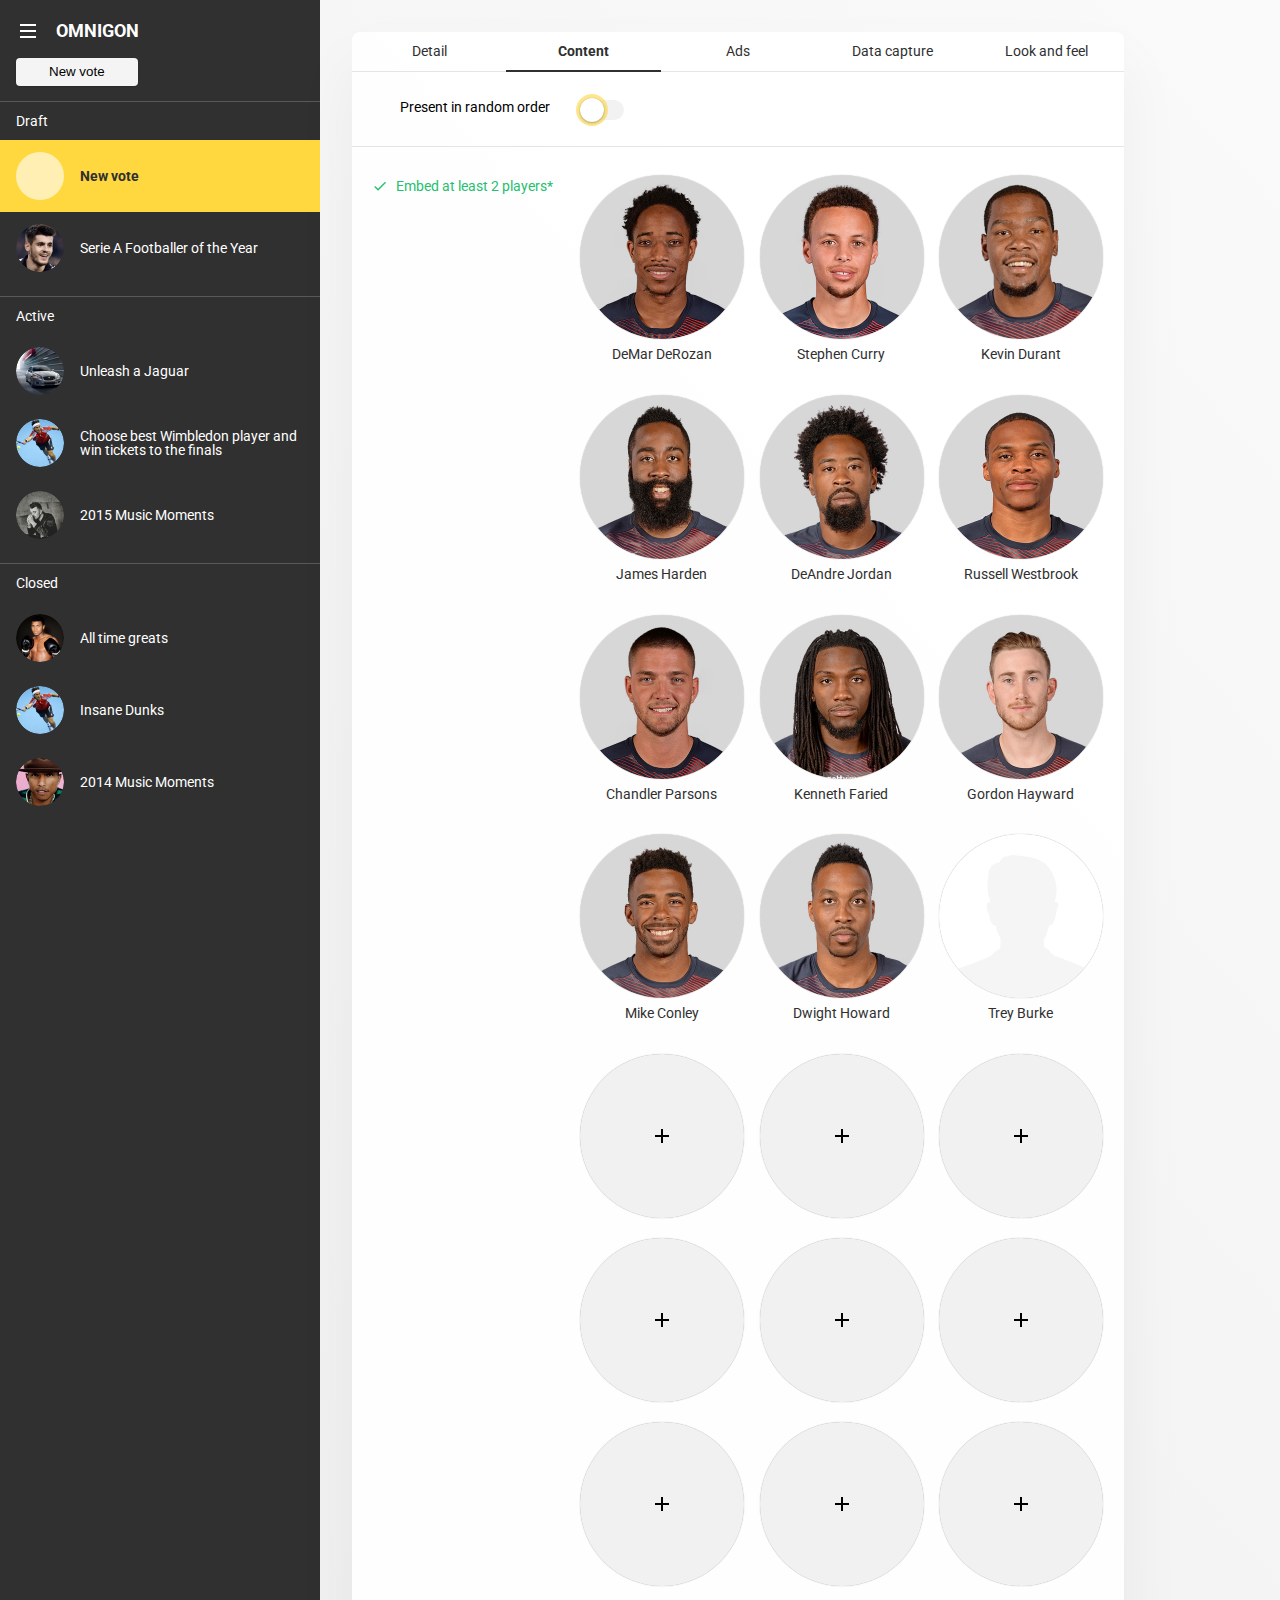
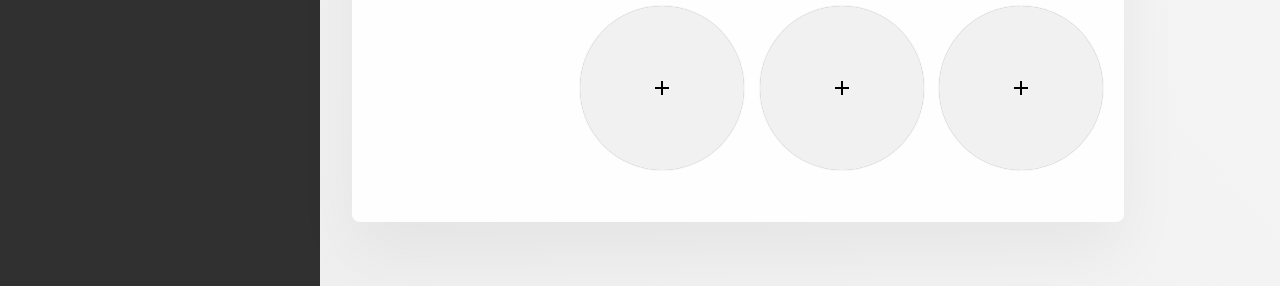
<file: template-less/index.html>
<!doctype html>
<html xmlns="http://www.w3.org/1999/xhtml">

<head>
	<meta http-equiv="Content-Type" content="text/html; charset=utf-8" />
	<meta name="viewport" content="width=device-width; initial-scale=1">
	<link href="https://fonts.googleapis.com/css?family=Roboto:300,400,500,700" rel="stylesheet">
	<link rel="stylesheet" type="text/css" href="css/style.css" />

	<title>title</title>
</head>

<body>
<main class="page-wrapper">
	<aside class="page-sidebar sidebar">
		<div class="sidebar__head">
			<button class="menu-btn-switcher"><span>toggle menu</span></button>
			<a href="" class="brand">Omnigon</a>
		</div>
		<button class="btn sidebar__btn">New vote</button>
		<!-- block-1 -->
		<div class="sidebar__block block">
			<div class="block__title">Draft</div>
			<ul class="block__list s-list">
				<li class="s-list__item">
					<a href="" class="s-list__link s-list__link--new">
						<span class="s-list__img-holder"></span>
						<span class="s-list__text">New vote</span>
					</a>
				</li>
				<li class="s-list__item">
					<a href="" class="s-list__link">
						<span class="s-list__img-holder">
							<img src="images/image_4@2x.png" alt="descr" class="s-list__img">
						</span>
						<span class="s-list__text">Serie A Footballer of the Year</span>
					</a>
				</li>
			</ul>
		</div>
		<!-- block-2 -->
		<div class="sidebar__block block">
			<div class="block__title">Active</div>
			<ul class="block__list s-list">
				<li class="s-list__item">
					<a href="" class="s-list__link">
						<span class="s-list__img-holder">
							<img src="images/image_7@2x.png" alt="descr" class="s-list__img">
						</span>
						<span class="s-list__text">Unleash a Jaguar</span>
					</a>
				</li>
				<li class="s-list__item">
					<a href="" class="s-list__link">
						<span class="s-list__img-holder">
							<img src="images/image_5@2x.png" alt="descr" class="s-list__img">
						</span>
						<span class="s-list__text">Choose best Wimbledon player and win tickets to the finals</span>
					</a>
				</li>
				<li class="s-list__item">
					<a href="" class="s-list__link">
						<span class="s-list__img-holder">
							<img src="images/image_6@2x.png" alt="descr" class="s-list__img">
						</span>
						<span class="s-list__text">2015 Music Moments</span>
					</a>
				</li>
			</ul>
		</div>
		<!-- block-3 -->
		<div class="sidebar__block block">
			<div class="block__title">Closed</div>
			<ul class="block__list s-list">
				<li class="s-list__item">
					<a href="" class="s-list__link">
						<span class="s-list__img-holder">
							<img src="images/image_2@2x.png" alt="descr" class="s-list__img">
						</span>
						<span class="s-list__text">All time greats</span>
					</a>
				</li>
				<li class="s-list__item">
					<a href="" class="s-list__link">
						<span class="s-list__img-holder">
							<img src="images/image_5@2x.png" alt="descr" class="s-list__img">
						</span>
						<span class="s-list__text">Insane Dunks</span>
					</a>
				</li>
				<li class="s-list__item">
					<a href="" class="s-list__link">
						<span class="s-list__img-holder">
							<img src="images/image_3@2x.png" alt="descr" class="s-list__img">
						</span>
						<span class="s-list__text">2014 Music Moments</span>
					</a>
				</li>
			</ul>
		</div>
	</aside>
	<div class="page-container">
		<section class="page-content dblock">
			<ul class="menu-tabs">
				<li class="t1"><a href="#">Detail</a></li>
				<li class="t2"><a href="#">Content</a></li>
				<li class="t3"><a href="#">Ads</a></li>
				<li class="t4"><a href="#">Data capture</a></li>
				<li class="t5"><a href="#">Look and feel</a></li>
			</ul>
			<div class="tab-list">
				<div class="tab t1">
					<p>1. Lorem ipsum dolor sit amet, consectetur adipiscing elit, sed do eiusmod tempor incididunt ut labore et dolore magna aliqua. Ut enim ad minim veniam, quis nostrud exercitation ullamco laboris nisi ut aliquip ex ea commodo consequat. Duis aute irure dolor in reprehenderit in voluptate velit esse cillum dolore eu fugiat nulla pariatur. Excepteur sint occaecat cupidatat non proident, sunt in culpa qui officia deserunt mollit anim id est laborum.</p>
				</div>
				<div class="tab t2">
					<div class="tab__row dblock">
						<span class="tab__label">Present in random order</span>
						<label class="switch">
							<input class="switch__checkbox" type="checkbox" autofocus>
							<div class="slider"></div>
						</label>
					</div>
					<div class="tab__container dblock">
						<div class="tab__col">
							<p class="text-color--embed"><img src="images/check.svg" class="img-check"> Embed at least 2 players*</p>
						</div>
						<ul class="tab__list1 list">
							<li class="list__item">
								<a href="#" class="list__link">
									<div class="list__photo-holder">
										<img src="images/derozan@2x.png" alt="derozan" class="list__photo">
									</div>
									<p class="list__text">DeMar DeRozan</p>
								</a>
							</li>
							<li class="list__item">
								<a href="#" class="list__link">
									<div class="list__photo-holder">
										<img src="images/curry@2x.png" alt="curry" class="list__photo">
									</div>
									<p class="list__text">Stephen Curry</p>
								</a>
							</li>
							<li class="list__item">
								<a href="#" class="list__link">
									<div class="list__photo-holder">
										<img src="images/durant@2x.png" alt="durant@2x.png" class="list__photo">
									</div>
									<p class="list__text">Kevin Durant</p>
								</a>
							</li>
							<li class="list__item">
								<a href="#" class="list__link">
									<div class="list__photo-holder">
										<img src="images/harden@2x.png" alt="harden@2x.png" class="list__photo">
									</div>
									<p class="list__text">James Harden</p>
								</a>
							</li>
							<li class="list__item">
								<a href="#" class="list__link">
									<div class="list__photo-holder">
										<img src="images/jordan@2x.png" alt="jordan@2x.png" class="list__photo">
									</div>
									<p class="list__text">DeAndre Jordan</p>
								</a>
							</li>
							<li class="list__item">
								<a href="#" class="list__link">
									<div class="list__photo-holder">
										<img src="images/westbrook@2x.png" alt="westbrook@2x.png" class="list__photo">
									</div>
									<p class="list__text">Russell Westbrook</p>
								</a>
							</li>
							<li class="list__item">
								<a href="#" class="list__link">
									<div class="list__photo-holder">
										<img src="images/parsons@2x.png" alt="parsons@2x.png" class="list__photo">
									</div>
									<p class="list__text">Chandler Parsons</p>
								</a>
							</li>
							<li class="list__item">
								<a href="#" class="list__link">
									<div class="list__photo-holder">
										<img src="images/faried@2x.png" alt="faried@2x.png" class="list__photo">
									</div>
									<p class="list__text">Kenneth Faried</p>
								</a>
							</li>
							<li class="list__item">
								<a href="#" class="list__link">
									<div class="list__photo-holder">
										<img src="images/hayward@2x.png" alt="hayward@2x.png" class="list__photo">
									</div>
									<p class="list__text">Gordon Hayward</p>
								</a>
							</li>
							<li class="list__item">
								<a href="#" class="list__link">
									<div class="list__photo-holder">
										<img src="images/conley@2x.png" alt="conley@2x.png" class="list__photo">
									</div>
									<p class="list__text">Mike Conley</p>
								</a>
							</li>
							<li class="list__item">
								<a href="#" class="list__link">
									<div class="list__photo-holder">
										<img src="images/howard@2x.png" alt="howard@2x.png" class="list__photo">
									</div>
									<p class="list__text">Dwight Howard</p>
								</a>
							</li>
							<li class="list__item">
								<a href="#" class="list__link">
									<div class="list__photo-holder">
										<img src="images/placeholder@2x.png" alt="placeholder@2x.png" class="list__photo">
									</div>
									<p class="list__text">Trey Burke</p>
								</a>
							</li>
							<li class="list__item">
								<a href="#" class="list__link">
									<div class="list__photo-holder">
									</div>
								</a>
							</li>
							<li class="list__item">
								<a href="#" class="list__link">
									<div class="list__photo-holder">
									</div>
								</a>
							</li>
							<li class="list__item">
								<a href="#" class="list__link">
									<div class="list__photo-holder">
									</div>
								</a>
							</li>
							<li class="list__item">
								<a href="#" class="list__link">
									<div class="list__photo-holder">
									</div>
								</a>
							</li>
							<li class="list__item">
								<a href="#" class="list__link">
									<div class="list__photo-holder">
									</div>
								</a>
							</li>
							<li class="list__item">
								<a href="#" class="list__link">
									<div class="list__photo-holder">
									</div>
								</a>
							</li>
							<li class="list__item">
								<a href="#" class="list__link">
									<div class="list__photo-holder">
									</div>
								</a>
							</li>
							<li class="list__item">
								<a href="#" class="list__link">
									<div class="list__photo-holder">
									</div>
								</a>
							</li>
							<li class="list__item">
								<a href="#" class="list__link">
									<div class="list__photo-holder">
									</div>
								</a>
							</li>
							<li class="list__item">
								<a href="#" class="list__link">
									<div class="list__photo-holder">
									</div>
								</a>
							</li>
							<li class="list__item">
								<a href="#" class="list__link">
									<div class="list__photo-holder">
									</div>
								</a>
							</li>
							<li class="list__item">
								<a href="#" class="list__link">
									<div class="list__photo-holder">
									</div>
								</a>
							</li>
						</ul>
					</div>
				</div>
				<div class="tab t3">
					<p>3. Lorem ipsum dolor sit amet, consectetur adipiscing elit, sed do eiusmod tempor incididunt ut labore et dolore magna aliqua. Ut enim ad minim veniam, quis nostrud exercitation ullamco laboris nisi ut aliquip ex ea commodo consequat. Duis aute irure dolor in reprehenderit in voluptate velit esse cillum dolore eu fugiat nulla pariatur. Excepteur sint occaecat cupidatat non proident, sunt in culpa qui officia deserunt mollit anim id est laborum.</p>
				</div>
				<div class="tab t4">
					<p>4. Lorem ipsum dolor sit amet, consectetur adipiscing elit, sed do eiusmod tempor incididunt ut labore et dolore magna aliqua. Ut enim ad minim veniam, quis nostrud exercitation ullamco laboris nisi ut aliquip ex ea commodo consequat. Duis aute irure dolor in reprehenderit in voluptate velit esse cillum dolore eu fugiat nulla pariatur. Excepteur sint occaecat cupidatat non proident, sunt in culpa qui officia deserunt mollit anim id est laborum.</p>
				</div>
				<div class="tab t5">
					<p>5. Lorem ipsum dolor sit amet, consectetur adipiscing elit, sed do eiusmod tempor incididunt ut labore et dolore magna aliqua. Ut enim ad minim veniam, quis nostrud exercitation ullamco laboris nisi ut aliquip ex ea commodo consequat. Duis aute irure dolor in reprehenderit in voluptate velit esse cillum dolore eu fugiat nulla pariatur. Excepteur sint occaecat cupidatat non proident, sunt in culpa qui officia deserunt mollit anim id est laborum.</p>
				</div>
			</div>
		</section>
	</div>
</main>


<script src="https://ajax.googleapis.com/ajax/libs/jquery/3.1.1/jquery.min.js"></script>
<script src="js/main.js"></script>
</body>
</html>
</file>
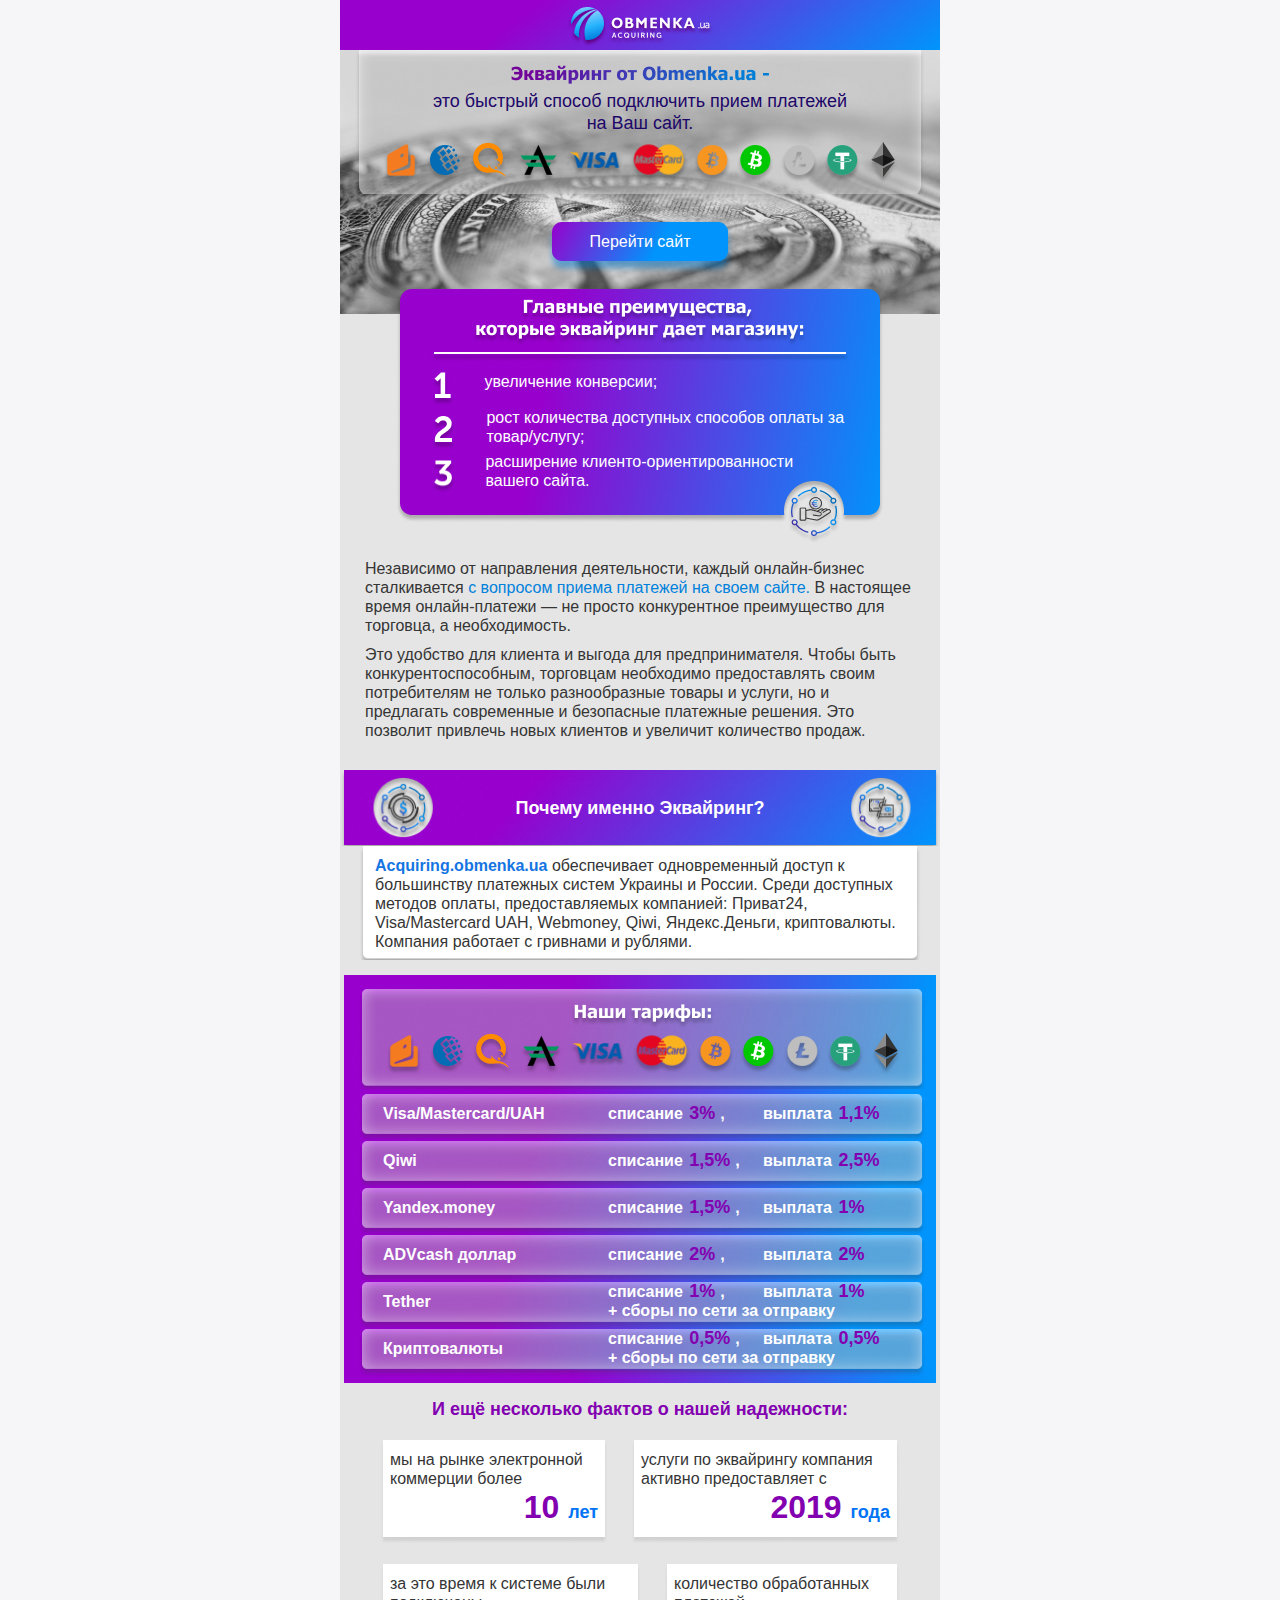
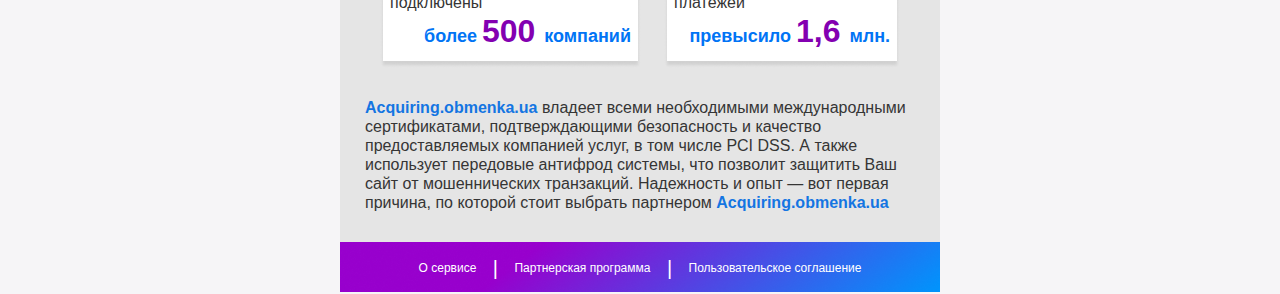
<file: template-email/template-email-acquiring-obmenka/index.html>
<!DOCTYPE html PUBLIC "-//W3C//DTD XHTML 1.0 Transitional//EN" "http://www.w3.org/TR/xhtml1/DTD/xhtml1-transitional.dtd">
<html xmlns="http://www.w3.org/1999/xhtml">
<head>
<meta http-equiv="Content-Type" content="text/html; charset=utf-8" />
<title>acquiring.obmenka.ua</title>
<style>
* {
	color:#353535;
  font-family:'Tahoma', sans-serif;;
	font-size:16px;
	line-height:19px;
	text-decoration:none;
	border-collapse: collapse;
}
body{
	margin: 0;
	padding: 0;
	width: 100%;
	display: block;
}

</style>
</head>
<!-- TEXT -->
<body style="background:#F6F5F7">
	<table style="width:600px; margin:0 auto; padding:0;background:#E5E5E5;">
		<!-- header block -->
		<thead style="height: 50px;width:600px;display:block;background-image:url('./images/header_bg.png');background-position: 0 0;background-repeat:no-repeat; background-size:100%;">
			<tr style="height: 50px;width:600px;display:block;">
				<td style="width:147px;height:41px; display:block; margin:0 auto;">
					<a href="https://acquiring.obmenka.ua/" style="width:147px;height:41px; display:block; margin:5px 0 0 0;">
						<img src="./images/logo.png" alt="acquiring.obmenka.ua">
					</a>
				</td>
			</tr>
		</thead>
		<tbody style="width:600px; margin:0 auto; padding:0;">
			<!-- presentation block -->
			<tr style="display: block;width:600px; margin:0 auto; padding:0;height: 264px; background-image:url('./images/bun_1.png');background-position: 0 0;background-repeat:no-repeat; background-size:100%;">
				<td style="width: 570px;height: 129px;padding:15px 0 0 0;display:block; margin:0 auto 28px;background-image:url('./images/H1_bg.png');background: transparent\9;background-position: 0 0;background-repeat:no-repeat; background-size:100%;">
					<h1 style="width:258px; height: 20px;margin:0 auto 5px;display: block;">
						<img src="./images/H1.png" alt="acquiring.obmenka.ua">
					</h1>
					<p style="width: 420px;font-size: 18px;line-height: 22px; display:block;color: #1D0769; text-align:center;margin:0 auto 0;">
						<!-- TEXT -->
						это быстрый способ подключить прием платежей на Ваш сайт.
						<!-- TEXT -->
					</p>
					<ul style="list-style: none;width:530px;padding: 0 20px 0 20px;margin:0; display:block;text-align:center;">
						<li style="display:inline-block;vertical-align:middle;">
							<img src="./images/yandex.png" alt="yandex">
						</li>
						<li style="display:inline-block;vertical-align:middle;">
							<img src="./images/webmoney.png" alt="webmoney">
						</li>
						<li style="display:inline-block;vertical-align:middle;">
							<img src="./images/qiwi.png" alt="qiwi">
						</li>
						<li style="display:inline-block;vertical-align:middle;">
							<img src="./images/advcash.png" alt="advcash">
						</li>
						<li style="display:inline-block;vertical-align:middle;">
							<img src="./images/visacard.png" alt="visacard">
						</li>
						<li style="display:inline-block;vertical-align:middle;">
							<img src="./images/mastercard.png" alt="mastercard">
						</li>
						<li style="display:inline-block;vertical-align:middle;">
							<img src="./images/bitcoin.png" alt="bitcoin">
						</li>
						<li style="display:inline-block;vertical-align:middle;">
							<img src="./images/bitcoin_cash.png" alt="bitcoin_cash">
						</li>
						<li style="display:inline-block;vertical-align:middle;">
							<img src="./images/litecoin.png" alt="litecoin">
						</li>
						<li style="display:inline-block;vertical-align:middle;">
							<img src="./images/tether.png" alt="tether">
						</li>
						<li style="display:inline-block;vertical-align:middle;">
							<img src="./images/ethereum.png" alt="ethereum">
						</li>
					</ul>
				</td>
				<td style="width:176px;height:39px;padding:0 7px 14px 7px;display:block; margin:0 auto 0;text-align:center;background-image:url('./images/button.png');background-position: 0 0;background-repeat:no-repeat; background-size:100%;">
					<a href="https://acquiring.obmenka.ua/" style="display: inline-block;line-height:39px;color:#ffffff;">
						<!-- TEXT -->
						Перейти сайт
						<!-- TEXT -->
					</a>
				</td>
			</tr>
			<!-- advantage block -->
			<tr style="display: block;width:488px;margin:-25px auto 15px; padding:0; height:255px;background-image:url('./images/bun_2.png');background-position: 0 0;background-repeat:no-repeat; background-size:100%;">
				<td style="display: block;width:336px;height:48px;padding:10px 0 5px;margin: 0 auto;">
					<img src="./images/main-adv.png" alt="acquiring.obmenka.ua">
				</td>
				<td style="display: block;width:420px;height:10px;padding:0 0;margin:0 auto 10px;">
					<img src="./images/Line.png" alt="acquiring.obmenka.ua">
				</td>
				<td style="display: block;width:420px;height:10px;padding:0 0;margin:0 auto 10px;">
					<ul style="list-style: none;width:420px;padding: 0;margin:0; display:block;text-align:left;">
						<li style="display:block; width:420px; height:44px;">
							<img style="width:25px; height: 34px;display:inline-block;vertical-align:top;" src="./images/1.png" alt="1">
							<p style="color: #ffffff;width:360px; height: 34px;display:inline-block;vertical-align:top;margin:0px 0 0 25px;">
								<!-- TEXT -->
								увеличение конверсии;
								<!-- TEXT -->
							</p>
						</li>
						<li style="display:block; width:420px; height:44px;">
							<img style="width:27px; height: 34px;display:inline-block;vertical-align:top;" src="./images/2.png" alt="2">
							<p style="color: #ffffff;width:360px; height: 34px;display:inline-block;vertical-align:top;margin:-8px 0 0 25px;">
								<!-- TEXT -->
								рост количества доступных способов оплаты за товар/услугу;
								<!-- TEXT -->
							</p>
						</li>
						<li style="display:block; width:420px; height:44px;">
							<img style="width:26px; height: 34px;display:inline-block;vertical-align:top;" src="./images/3.png" alt="3">
							<p style="color: #ffffff;width:360px; height: 34px;display:inline-block;vertical-align:top;margin:-8px 0 0 25px;">
								<!-- TEXT -->
								расширение клиенто-ориентированности вашего сайта.
								<!-- TEXT -->
							</p>
						</li>
					</ul>
				</td>
			</tr>
			<!-- text block -->
			<tr style="display: block;width:550px;margin:0px auto 30px; padding:0;">
				<td style="display: block;width:550px;margin:0 0 10px; padding:0;">
					<p style="display: block;width:550px;margin:0; padding:0;">
						<!-- TEXT -->
						Независимо от направления деятельности, каждый онлайн-бизнес сталкивается
						<span style="color:#0081DC">
							<!-- TEXT -->
							с вопросом приема платежей на своем сайте.
							<!-- TEXT -->
						</span>
						В настоящее время онлайн-платежи — не просто конкурентное преимущество для торговца, а необходимость.
						<!-- TEXT -->
					</p>
				</td>
				<td style="display: block;width:550px;margin:0 0 10px; padding:0;">
					<p style="display: block;width:550px;margin:0; padding:0;">
						<!-- TEXT -->
						Это удобство для клиента и выгода для предпринимателя. Чтобы быть конкурентоспособным,
						торговцам необходимо предоставлять своим потребителям не только разнообразные товары и услуги,
						но и предлагать современные и безопасные платежные решения.
						Это позволит привлечь новых клиентов и увеличит количество продаж.
						<!-- TEXT -->
					</p>
				</td>
			</tr>
			<!-- why acquiring block -->
			<tr style="display: block;width:600px;margin:15px auto 0; padding:0; height:76px;background-image:url('./images/bun_3.png');background-position: 0 0;background-repeat:no-repeat; background-size:100%;">
				<td style="display: block;width:300px;margin:0px auto 0; padding:0;">
					<p style="display: block;width:300px;margin:0px auto 0; padding:0;line-height:76px; font-size:18px;font-weight:bold;color:#ffffff;text-align:center;">
						<!-- TEXT -->
						Почему именно Эквайринг?
						<!-- TEXT -->
					</p>
				</td>
			</tr>
			<!-- text block -->
			<tr style="display: block;width: 562px;height: 114px;margin:0 auto; padding:0;background-image:url('./images/text_bg.png');background-position: 0 0;background-repeat:no-repeat; background-size:100%;">
				<td style="display: block;width:530px;margin:0px auto 0; padding:0;">
					<p style="display: block;width:530px;padding: 10px 0 0; margin:0;">
						<!-- TEXT -->
						<a href="https://acquiring.obmenka.ua/" style="color:#1475E2;font-weight:bold;">
							<!-- TEXT -->
							Acquiring.obmenka.ua
							<!-- TEXT -->
						</a>
						 обеспечивает одновременный доступ к большинству платежных систем Украины и России.
						 Среди доступных методов оплаты, предоставляемых компанией: Приват24, Visa/Mastercard UAH,
						 Webmoney, Qiwi, Яндекс.Деньги, криптовалюты. Компания работает с гривнами и рублями.
						<!-- TEXT -->
					</p>
				</td>
			</tr>
			<!-- tarif block -->
			<tr style="display: block;width: 564px;height: 380px;margin:15px auto 5px; padding:14px 14px;background-image:url('./images/price_bg.png');background-position: 0 0;background-repeat:repeat-y; background-size:100%;">
				<td style="display: block;width:568px; height: 90px;margin:0px auto 5px; padding:10px 0 0;background-image:url('./images/price_bg_1.png');background-position: 0 0;background-repeat:no-repeat; background-size:100%;">
					<img style="width:145px;display:block;margin:5px auto -5px;" src="./images/tarif.png" alt="tarif">
					<ul style="list-style: none;width:530px;padding: 0 20px 0 20px;margin:0; display:block;text-align:center;">
						<li style="display:inline-block;vertical-align:middle;">
							<img src="./images/yandex.png" alt="yandex">
						</li>
						<li style="display:inline-block;vertical-align:middle;">
							<img src="./images/webmoney.png" alt="webmoney">
						</li>
						<li style="display:inline-block;vertical-align:middle;">
							<img src="./images/qiwi.png" alt="qiwi">
						</li>
						<li style="display:inline-block;vertical-align:middle;">
							<img src="./images/advcash.png" alt="advcash">
						</li>
						<li style="display:inline-block;vertical-align:middle;">
							<img src="./images/visacard.png" alt="visacard">
						</li>
						<li style="display:inline-block;vertical-align:middle;">
							<img src="./images/mastercard.png" alt="mastercard">
						</li>
						<li style="display:inline-block;vertical-align:middle;">
							<img src="./images/bitcoin.png" alt="bitcoin">
						</li>
						<li style="display:inline-block;vertical-align:middle;">
							<img src="./images/bitcoin_cash.png" alt="bitcoin_cash">
						</li>
						<li style="display:inline-block;vertical-align:middle;">
							<img src="./images/litecoin.png" alt="litecoin">
						</li>
						<li style="display:inline-block;vertical-align:middle;">
							<img src="./images/tether.png" alt="tether">
						</li>
						<li style="display:inline-block;vertical-align:middle;">
							<img src="./images/ethereum.png" alt="ethereum">
						</li>
					</ul>
				</td>
				<td style="display: block;width:568px; height: 47px;margin:0px auto 0; padding:0 0 0;background-image:url('./images/price_bg_2.png');background-position: 0 0;background-repeat:no-repeat; background-size:100%;">
					<h3 style="width:220px;margin: 0 0 0 25px;float:left; line-height:40px;font-weight: bold;font-size: 16px; color:#fff;text-align:left;">
						<!-- TEXT -->
						Visa/Mastercard/UAH
						<!-- TEXT -->
					</h3>
					<p style="width:150px;margin: 0 0 0 5px;float:left; line-height:40px;font-weight: bold;font-size: 16px; color:#fff;text-align:left;">
						<!-- TEXT -->
						списание
						<!-- TEXT -->
						<span style="color:#8300B1;font-size:18px; margin: 0 0 0 2px;">
							<!-- TEXT -->
							3%
							<!-- TEXT -->
						</span>
						,
					</p>
					<p style="width:140px;margin: 0 0 0 5px;float:left; line-height:40px;font-weight: bold;font-size: 16px; color:#fff;text-align:left;">
						<!-- TEXT -->
						выплата
						<!-- TEXT -->
						<span style="color:#8300B1;font-size:18px; margin: 0 0 0 2px;">
							<!-- TEXT -->
							1,1%
							<!-- TEXT -->
						</span>
					</p>
				</td>
				<td style="display: block;width:568px; height: 47px;margin:0px auto 0; padding:0 0 0;background-image:url('./images/price_bg_2.png');background-position: 0 0;background-repeat:no-repeat; background-size:100%;">
					<h3 style="width:220px;margin: 0 0 0 25px;float:left; line-height:40px;font-weight: bold;font-size: 16px; color:#fff;text-align:left;">
						<!-- TEXT -->
						Qiwi
						<!-- TEXT -->
					</h3>
					<p style="width:150px;margin: 0 0 0 5px;float:left; line-height:40px;font-weight: bold;font-size: 16px; color:#fff;text-align:left;">
						<!-- TEXT -->
						списание
						<!-- TEXT -->
						<span style="color:#8300B1;font-size:18px; margin: 0 0 0 2px;">
							<!-- TEXT -->
							1,5%
							<!-- TEXT -->
						</span>
						,
					</p>
					<p style="width:140px;margin: 0 0 0 5px;float:left; line-height:40px;font-weight: bold;font-size: 16px; color:#fff;text-align:left;">
						<!-- TEXT -->
						выплата
						<!-- TEXT -->
						<span style="color:#8300B1;font-size:18px; margin: 0 0 0 2px;">
							<!-- TEXT -->
							2,5%
							<!-- TEXT -->
						</span>
					</p>
				</td>
				<td style="display: block;width:568px; height: 47px;margin:0px auto 0; padding:0 0 0;background-image:url('./images/price_bg_2.png');background-position: 0 0;background-repeat:no-repeat; background-size:100%;">
					<h3 style="width:220px;margin: 0 0 0 25px;float:left; line-height:40px;font-weight: bold;font-size: 16px; color:#fff;text-align:left;">
						<!-- TEXT -->
						Yandex.money
						<!-- TEXT -->
					</h3>
					<p style="width:150px;margin: 0 0 0 5px;float:left; line-height:40px;font-weight: bold;font-size: 16px; color:#fff;text-align:left;">
						<!-- TEXT -->
						списание
						<!-- TEXT -->
						<span style="color:#8300B1;font-size:18px; margin: 0 0 0 2px;">
							<!-- TEXT -->
							1,5%
							<!-- TEXT -->
						</span>
						,
					</p>
					<p style="width:140px;margin: 0 0 0 5px;float:left; line-height:40px;font-weight: bold;font-size: 16px; color:#fff;text-align:left;">
						<!-- TEXT -->
						выплата
						<!-- TEXT -->
						<span style="color:#8300B1;font-size:18px; margin: 0 0 0 2px;">
							<!-- TEXT -->
							1%
							<!-- TEXT -->
						</span>
					</p>
				</td>
				<td style="display: block;width:568px; height: 47px;margin:0px auto 0; padding:0 0 0;background-image:url('./images/price_bg_2.png');background-position: 0 0;background-repeat:no-repeat; background-size:100%;">
					<h3 style="width:220px;margin: 0 0 0 25px;float:left; line-height:40px;font-weight: bold;font-size: 16px; color:#fff;text-align:left;">
						<!-- TEXT -->
						ADVcash доллар
						<!-- TEXT -->
					</h3>
					<p style="width:150px;margin: 0 0 0 5px;float:left; line-height:40px;font-weight: bold;font-size: 16px; color:#fff;text-align:left;">
						<!-- TEXT -->
						списание
						<!-- TEXT -->
						<span style="color:#8300B1;font-size:18px; margin: 0 0 0 2px;">
							<!-- TEXT -->
							2%
							<!-- TEXT -->
						</span>
						,
					</p>
					<p style="width:140px;margin: 0 0 0 5px;float:left; line-height:40px;font-weight: bold;font-size: 16px; color:#fff;text-align:left;">
						<!-- TEXT -->
						выплата
						<!-- TEXT -->
						<span style="color:#8300B1;font-size:18px; margin: 0 0 0 2px;">
							<!-- TEXT -->
							2%
							<!-- TEXT -->
						</span>
					</p>
				</td>
				<td style="display: block;width:568px; height: 47px;margin:0px auto 0; padding:0 0 0;background-image:url('./images/price_bg_2.png');background-position: 0 0;background-repeat:no-repeat; background-size:100%;">
					<h3 style="width:220px;margin: 0 0 0 25px;float:left; line-height:40px;font-weight: bold;font-size: 16px; color:#fff;text-align:left;">
						<!-- TEXT -->
						Tether
						<!-- TEXT -->
					</h3>
					<p style="width:150px;margin: 0 0 0 5px;float:left; font-weight: bold;font-size: 16px; color:#fff;text-align:left;">
						<!-- TEXT -->
						списание
						<!-- TEXT -->
						<span style="color:#8300B1;font-size:18px; margin: 0 0 0 2px;">
							<!-- TEXT -->
							1%
							<!-- TEXT -->
						</span>
						,
					</p>
					<p style="width:140px;margin: 0 0 0 5px;float:left; font-weight: bold;font-size: 16px; color:#fff;text-align:left;">
						<!-- TEXT -->
						выплата
						<!-- TEXT -->
						<span style="color:#8300B1;font-size:18px; margin: 0 0 0 2px;">
							<!-- TEXT -->
							1%
							<!-- TEXT -->
						</span>
					</p>
					<p style="width:295px;margin: 0 0 0 5px;float:left; font-weight: bold;font-size: 16px; color:#fff;text-align:left;">
						<!-- TEXT -->
						+ сборы по сети за отправку
						<!-- TEXT -->
					</p>
				</td>
				<td style="display: block;width:568px; height: 47px;margin:0px auto 0; padding:0 0 0;background-image:url('./images/price_bg_2.png');background-position: 0 0;background-repeat:no-repeat; background-size:100%;">
					<h3 style="width:220px;margin: 0 0 0 25px;float:left; line-height:40px;font-weight: bold;font-size: 16px; color:#fff;text-align:left;">
						<!-- TEXT -->
						Криптовалюты
						<!-- TEXT -->
					</h3>
					<p style="width:150px;margin: 0 0 0 5px;float:left; font-weight: bold;font-size: 16px; color:#fff;text-align:left;">
						<!-- TEXT -->
						списание
						<!-- TEXT -->
						<span style="color:#8300B1;font-size:18px; margin: 0 0 0 2px;">
							<!-- TEXT -->
							0,5%
							<!-- TEXT -->
						</span>
						,
					</p>
					<p style="width:140px;margin: 0 0 0 5px;float:left; font-weight: bold;font-size: 16px; color:#fff;text-align:left;">
						<!-- TEXT -->
						выплата
						<!-- TEXT -->
						<span style="color:#8300B1;font-size:18px; margin: 0 0 0 2px;">
							<!-- TEXT -->
							0,5%
							<!-- TEXT -->
						</span>
					</p>
					<p style="width:295px;margin: 0 0 0 5px;float:left; font-weight: bold;font-size: 16px; color:#fff;text-align:left;">
						<!-- TEXT -->
						+ сборы по сети за отправку
						<!-- TEXT -->
					</p>
				</td>
			</tr>
			<!-- facts block -->
			<tr style="display: block;width:520px;margin:15px auto 30px; padding:0;">
				<td style="display: block;width:520px;margin:0 auto 20px; padding:0;">
					<h2 style="text-align: center;display: block;width:500px;margin:0 auto 0; padding:0; color:#8300B1; font-size:18px;line-height:22px;">
						<!-- TEXT -->
						И ещё несколько фактов о нашей надежности:
						<!-- TEXT -->
					</h2>
				</td>
				<td style="display: block;width:520px;margin:0 auto 15px; padding:0;">
					<ul style="overflow: hidden;list-style: none;width:520px;padding: 0;margin:0; display:block;">
						<li style="width:208px; height: 84px;padding: 10px;margin:0 0 20px; float: left;background-image:url('./images/fact_1.png');background-position: 0 0;background-repeat:no-repeat; background-size:100%;">
							<p style="margin:0;display:block;padding:0;">
								<!-- TEXT -->
								мы на рынке электронной коммерции более
								<!-- TEXT -->
							</p>
							<p style="margin:0;float:right;padding:0; color:#8300B1;font-weight: bold;font-size: 32px;line-height: 39px;">
								<!-- TEXT -->
								10
								<!-- TEXT -->
								<span style="color:#0174F5;font-weight: bold;font-size: 18px;line-height: 22px; ">
									<!-- TEXT -->
									лет
									<!-- TEXT -->
								</span>
							</p>
						</li>
						<li style="width:249px; height: 84px;padding: 10px;margin:0 0 20px; float: right;background-image:url('./images/fact_2.png');background-position: 0 0;background-repeat:no-repeat; background-size:100%;">
							<p style="margin:0;display:block;padding:0;">
								<!-- TEXT -->
								услуги по эквайрингу компания активно предоставляет с
								<!-- TEXT -->
							</p>
							<p style="margin:0;float:right;padding:0; color:#8300B1;font-weight: bold;font-size: 32px;line-height: 39px;">
								<!-- TEXT -->
								2019
								<!-- TEXT -->
								<span style="color:#0174F5;font-weight: bold;font-size: 18px;line-height: 22px; ">
									<!-- TEXT -->
									года
									<!-- TEXT -->
								</span>
							</p>
						</li>
						<li style="width:241px; height: 84px;padding: 10px;margin:0; float: left;background-image:url('./images/fact_3.png');background-position: 0 0;background-repeat:no-repeat; background-size:100%;">
							<p style="margin:0;display:block;padding:0;">
								<!-- TEXT -->
								за это время к системе были подключены
								<!-- TEXT -->
							</p>
							<p style="margin:0;float:right;padding:0; color:#8300B1;font-weight: bold;font-size: 32px;line-height: 39px;">
								<span style="color:#0174F5;font-weight: bold;font-size: 18px;line-height: 22px; ">
									<!-- TEXT -->
									более
									<!-- TEXT -->
								</span>
								<!-- TEXT -->
								500
								<!-- TEXT -->
								<span style="color:#0174F5;font-weight: bold;font-size: 18px;line-height: 22px; ">
									<!-- TEXT -->
									компаний
									<!-- TEXT -->
								</span>
							</p>
						</li>
						<li style="width:216px; height: 84px;padding: 10px;margin:0; float: right;background-image:url('./images/fact_4.png');background-position: 0 0;background-repeat:no-repeat; background-size:100%;">
							<p style="margin:0;display:block;padding:0;">
								<!-- TEXT -->
								количество обработанных платежей
								<!-- TEXT -->
							</p>
							<p style="margin:0;float:right;padding:0; color:#8300B1;font-weight: bold;font-size: 32px;line-height: 39px;">
								<span style="color:#0174F5;font-weight: bold;font-size: 18px;line-height: 22px; ">
									<!-- TEXT -->
									превысило
									<!-- TEXT -->
								</span>
								<!-- TEXT -->
								1,6
								<!-- TEXT -->
								<span style="color:#0174F5;font-weight: bold;font-size: 18px;line-height: 22px; ">
									<!-- TEXT -->
									млн.
									<!-- TEXT -->
								</span>
							</p>
						</li>
					</ul>
				</td>
			</tr>
			<!-- text block -->
			<tr style="display: block;width:550px;margin:15px auto 30px; padding:0;">
				<td style="display: block;width:550px;margin:0 0 10px; padding:0;">
					<p style="display: block;width:550px;margin:0; padding:0;">
						<!-- TEXT -->
						<a href="https://acquiring.obmenka.ua/" style="color:#1475E2;font-weight:bold;">
							<!-- TEXT -->
							Acquiring.obmenka.ua
							<!-- TEXT -->
						</a>
						<!-- TEXT -->
						 владеет всеми необходимыми международными сертификатами,
						 подтверждающими безопасность и качество предоставляемых компанией услуг,
						 в том числе PCI DSS. А также использует передовые антифрод системы,
						 что позволит защитить Ваш сайт от мошеннических транзакций.
						 Надежность и опыт — вот первая причина, по которой стоит выбрать партнером
						<!-- TEXT -->
						<a href="https://acquiring.obmenka.ua/" style="color:#1475E2; font-weight:bold;">
							<!-- TEXT -->
							Acquiring.obmenka.ua
							<!-- TEXT -->
						</a>
					</p>
				</td>
			</tr>
		</tbody>
		<!-- footer block -->
		<tfoot style="height: 50px;width:600px;display:block;background-image:url('./images/footer_bg.png');background-position: 0 0;background-repeat:no-repeat; background-size:100%;">
			<tr style="height: 50px;width:600px;display:block;text-align:center">
				<td style="display:inline-block;margin:0 5px;line-height:50px;">
					<a style="color:#ffffff;font-size: 12px;" href="https://acquiring.obmenka.ua/doc_aservice">О сервисе</a>
				</td>
				<td style="display:inline-block;margin:0 5px;line-height:50px;color:#ffffff;font-size:20px;">|</td>
				<td style="display:inline-block;margin:0 5px;line-height:50px;">
					<a style="color:#ffffff;font-size: 12px;" href="https://acquiring.obmenka.ua/doc_affiliate">Партнерская программа</a>
				</td>
				<td style="display:inline-block;margin:0 5px;line-height:50px;color:#ffffff;font-size:20px;">|</td>
				<td style="display:inline-block;margin:0 5px;line-height:50px;">
					<a style="color:#ffffff;font-size: 12px;" href="https://acquiring.obmenka.ua/doc_contract">Пользовательское соглашение</a>
				</td>
			</tr>
		</tfoot>
	</table>
</body>
</html>
</file>
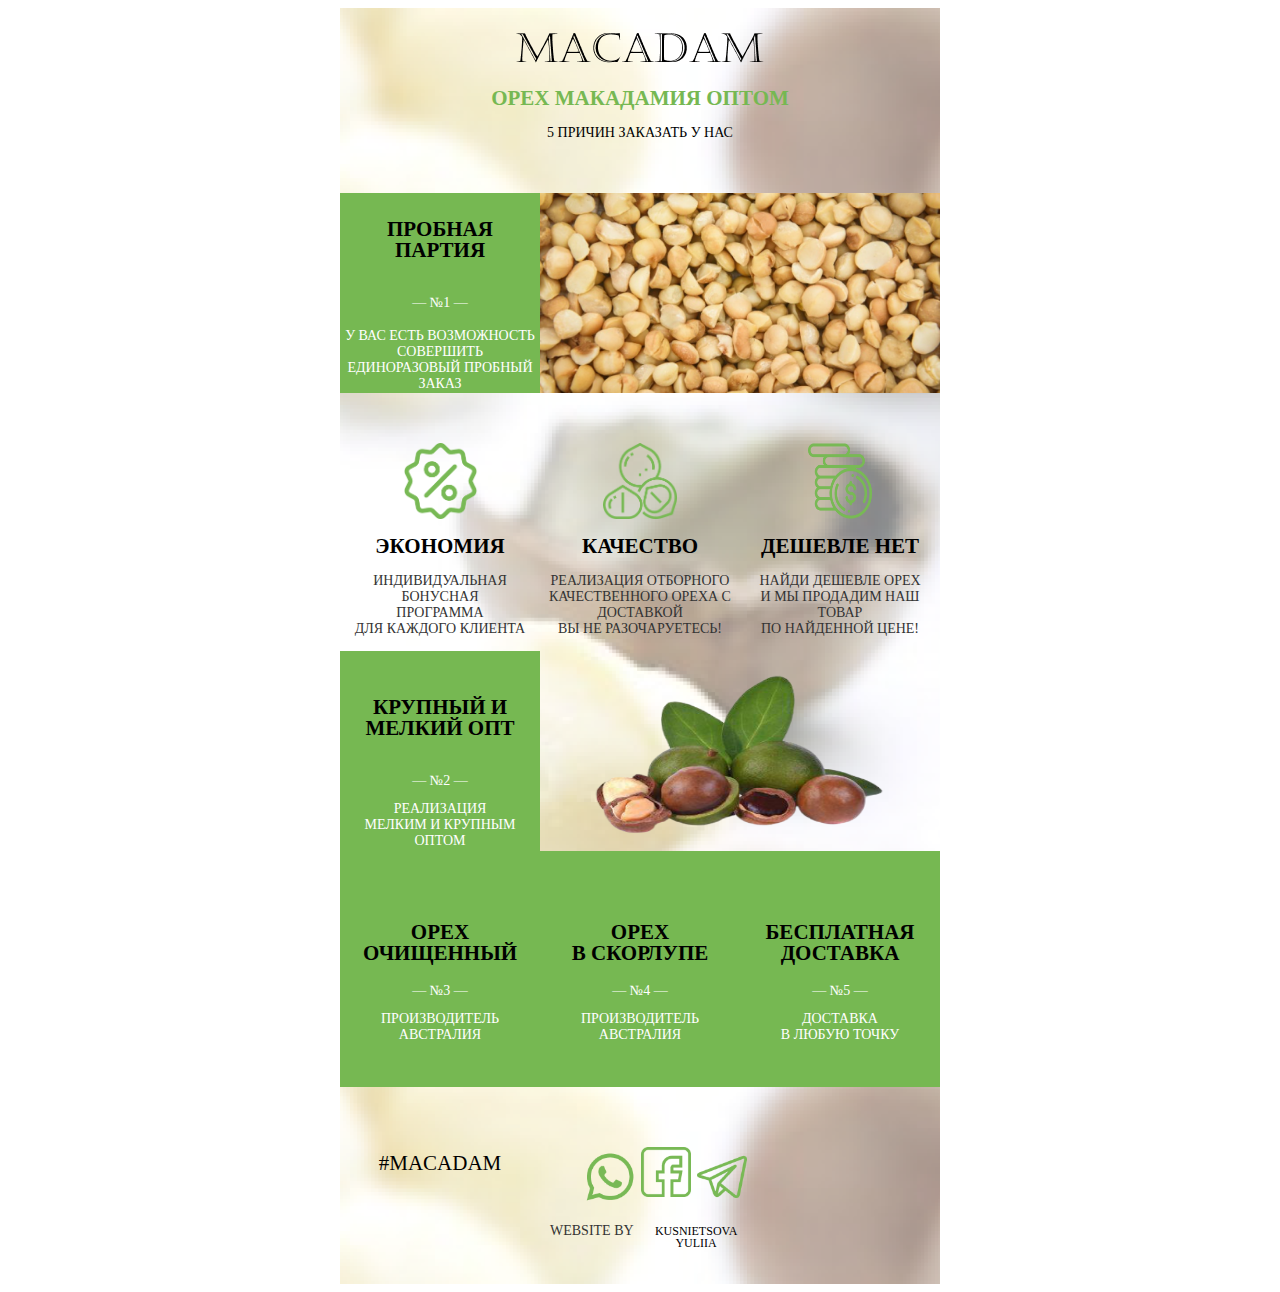
<file: template-email/template-emails/template-email Macadam/index.html>
<!DOCTYPE html PUBLIC "-//W3C//DTD XHTML 1.0 Transitional//EN" "http://www.w3.org/TR/xhtml1/DTD/xhtml1-transitional.dtd">
<html xmlns="http://www.w3.org/1999/xhtml">
<head>
<meta http-equiv="Content-Type" content="text/html; charset=utf-8" />
<title>Macadam</title>
<style type="text/css">
* {
	color:#000000;
    font-family: 'Century Gothic';
	font-size:12px;
	line-height:12px;
	text-decoration:none;
}
</style>
</head>
<body style="background: #ffffff">
	<table cellpadding="0" cellspacing="0" align="center" style="width:600px; background-image: url(./images/img-bg-banner-nuts.png)">
			<tbody style="display: block; width: 600px; margin: 0 auto;">
				<tr  align="center" style="display: block; width: 600px;" >
					<td style="display: block; width: 248px; height: 30px; margin: 25px 0 0 0;"><img src="./images/logo-header-macadam.png" alt="logo"/></td>
			 </tr>
			  <tr  align="center" style="width: 600px;" >
				  <td align="center" width="600" style="display: block; color: #76B852; margin: 0 200px 0 0; padding: 20px 0 0px 0; font-size: 21px; font-weight: 700; line-height: 30px; text-transform: uppercase; ">
					Орех макадамия оптом <br/>
				  </td>
				 <td align="center" width="600" style="display: block; margin: 0 200px 0 0; padding: 10px 0 50px 0; font-size: 14px; font-weight: 400; line-height: 20px; text-transform: uppercase;">
					5 причин заказать у нас</td>
			 </tr>


			 <tr align="center"  style="display: block; width: 600px; ">
 				<td style="display: block; float: left; width: 200px; height: 200px; background-color: #76B852;">
 					<p align="center" style="padding: 5px 0 15px 0; color: #000000; font-size: 21px; font-weight: 700; line-height: 21px; text-transform: uppercase;"  >Пробная<br/> Партия</p>
 					<p align="center" style=" color: #fff; font-size: 14px; font-weight: 400; text-transform: uppercase;" >— №1 —</p>
 					<p  align="center" style="padding: 5px 0 0 0; color: #fff; font-size: 14px; font-weight: 400; text-transform: uppercase;line-height: 16px;">У Вас есть возможность совершить <br/> единоразовый пробный заказ</p>
 				</td>
 				<td style="display: block; width: 400px;height: 200px; float: right;">
 					<img src="./images/1nuts.png" alt="city" style="width: 100%; height: 100%;"/>
 				</td>
			</tr>


 			<tr  align="center"  style="display: block; width: 600px; ">
 				<td style="display: block; float: left; padding: 50px 0 0 0; width: 200px; ">
 					<img src="./images/sale.png" alt="sale" style="width:75px ; height: 76px;"/>
 					<p style="font-size: 21px; font-weight: 700; text-transform: uppercase;">Экономия</p>
 					<p style="color: #333333; font-size: 14px; font-weight: 400; text-transform: uppercase; line-height: 16px;">Индивидуальная бонусная<br/>программа<br/>для каждого клиента</p>
 				</td>
 				<td  style="display: block; float: left; padding: 50px 0 0 0; width: 200px;">
 					<img src="./images/quality.png" alt="nuts" style="width:74px ; height: 76px;"/>
 					<p  style="font-size: 21px; font-weight: 700; text-transform: uppercase;">Качество</p>
 					<p style="color: #333333; font-size: 14px; font-weight: 400; text-transform: uppercase; line-height: 16px;">Реализация отборного<br/> качественного ореха с доставкой<br/> Вы НЕ разочаруетесь!</p>
 				</td>
 				<td  style="display: block; float: left; padding: 50px 0 0 0; width: 200px;">
 					<img src="./images/money.png" alt="money" style="width:64px ; height: 76px;"/>
 					<p  style="font-size: 21px; font-weight: 700; text-transform: uppercase;">Дешевле нет</p>
 					<p style="color: #333333; font-size: 14px; font-weight: 400; text-transform: uppercase; line-height: 16px;">Найди дешевле орех<br/> и мы продадим наш товар<br/> по найденной цене!</p>
 				</td>
 			</tr>
 			<tr align="center" style="display: block; width: 600px; ">
 				<td style="display: block; width: 400px;height: 200px; float:right;;">
 					<img src="./images/nuts.png" alt="nuts" style="width: 100%; height: 100%;"/>
 				</td>
 				<td style="display: block; float: right; width: 200px; height: 200px; background-color: #76B852;">
 					<p align="center" style="padding: 25px 0 15px 0; color: #000000; font-size: 21px; font-weight: 700; line-height: 21px; text-transform: uppercase;"  >Крупный и<br/> мелкий опт</p>
 					<p align="center" style=" color: #fff; font-size: 14px; font-weight: 400; text-transform: uppercase;" >— №2 —</p>
 					<p  align="center" style="padding: 0px 0 25px 0; color: #fff; font-size: 14px; font-weight: 400; text-transform: uppercase;line-height: 16px;">Реализация <br/>мелким и крупным оптом</p>
 				</td>
 			</tr>
      <tr  align="center"  style="display: block;width: 600px; ">
 				<td style="display: block; float: left; padding: 50px 0 30px 0; width: 200px;  background-color: #76B852;">
 					<p style=" font-size: 21px; font-weight: 700; line-height: 21px; text-transform: uppercase;">Орех<br/> очищенный</p>
 					<p style=" color: #ffffff; font-size: 14px; font-weight: 400; text-transform: uppercase;">— №3 —</p>
 					<p style="color: #ffffff; font-size: 14px; font-weight: 400; text-transform: uppercase; line-height: 16px;">Производитель<br/> Австралия<br/> </p>
 				</td>
 				<td style="display: block; float: left; padding: 50px 0 30px 0; width: 200px;  background-color: #76B852;">
 					<p style=" font-size: 21px; font-weight: 700; line-height: 21px; text-transform: uppercase;">Орех <br/>в скорлупе</p>
 					<p style=" color: #ffffff; font-size: 14px; font-weight: 400; text-transform: uppercase;">— №4 —</p>
 					<p style="color: #ffffff; font-size: 14px; font-weight: 400; text-transform: uppercase; line-height: 16px;">Производитель<br/> Австралия<br/></p>
 				</td>
 				<td style="display: block; float: left; padding: 50px 0 30px 0; width: 200px;  background-color: #76B852;">
 					<p style=" font-size: 21px; font-weight: 700; line-height: 21px; text-transform: uppercase;">Бесплатная<br/>доставка</p>
 					<p style=" color: #ffffff; font-size: 14px; font-weight: 400; text-transform: uppercase;">— №5 —</p>
 					<p style="color: #ffffff; font-size: 14px; font-weight: 400; text-transform: uppercase; line-height: 16px;">Доставка<br/> в любую точку<br/></p>
 				</td>
 			</tr>
 			<tr  align="center"  style="display: block; width: 600px;">
 				<td style="display: block; float: left; padding: 45px 0 30px 0; width: 200px; ">
 					<p style=" font-size: 21px; font-weight: 400; line-height: 21px; text-transform: uppercase;">#MACADAM</p>
 				</td>


 				<td   style="display: block; float: left; padding: 50px 0 30px 0; width: 300px; ">
 					<a href="#" style="display: block; float: left; margin: 0 10px 0 45px; width: 46px; height: 46px; " >
 						<img src="./images/vb.png" alt="vb"  style="width: 50px; height: 50px; margin: 15px 0 0 0;"/>
 					</a>
 					<a href="#" style="display: block; float: left; margin: 0 10px 0 0; width: 46px;  height: 46px; ">
 						<img src="./images/fb.png" alt="fb" style="width: 50px; height: 50px; margin: 10px 0 0 0;"/>
 					</a>
 					<a href="#" style="display: block; float: left; width: 46px; height: 46px;">
 						<img src="./images/tg.png" alt="tg"  style="width: 50px; height: 50px; margin: 15px 0 0 0;"/>
 					</a>
 				</td>
 				<td style="display: block; float: left; padding: 0px 0 30px 0; width: 256px; ">
 					<p style="display: block; float: left; margin: 10px 5px 0 10px; color: #333333; font-size: 14px; font-weight: 400; text-transform: uppercase; line-height: 16px;">WEBSITE by</p>
 					<a href="" style="display: block; float: left; width: 115px; height: 41px;">
 						<p style=" font-size: 12px; font-weight: 400; line-height: 12px; text-transform: uppercase;">Kusnietsova Yuliia</p>
 					</a>
 				</td>
 			</tr>
 		</tbody>
 	</table>
 </body>
 </html>
</file>
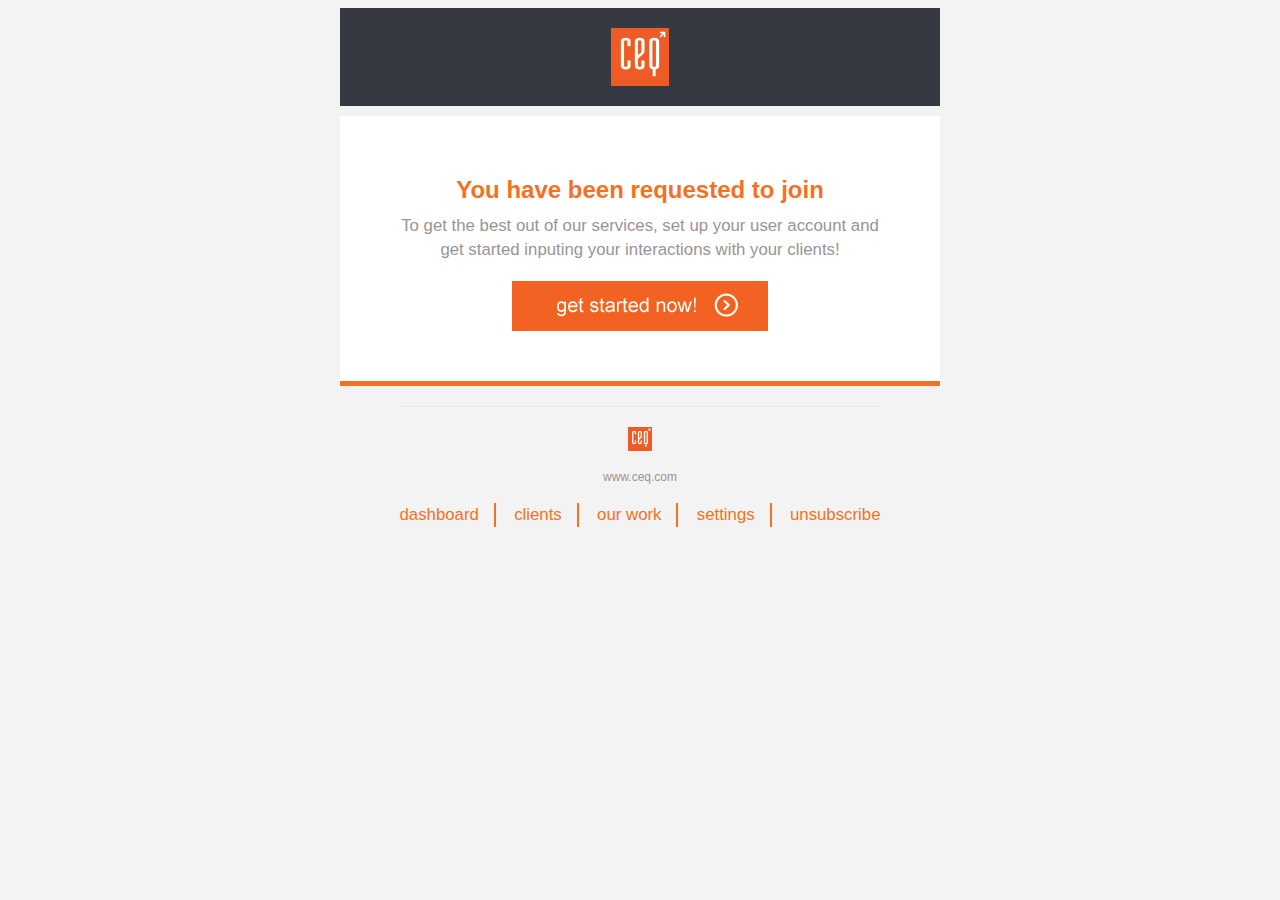
<file: template-email/template-emails/template-email-ceq/index.html>
<!DOCTYPE html PUBLIC "-//W3C//DTD XHTML 1.0 Transitional//EN" "http://www.w3.org/TR/xhtml1/DTD/xhtml1-transitional.dtd">
<html xmlns="http://www.w3.org/1999/xhtml">
<head>
<meta http-equiv="Content-Type" content="text/html; charset=utf-8" />
<title></title>
<style>
* {
	color:#000000;
    font-family:'Arial regular', sans-serif;;
	font-size:12px;
	line-height:12px;
	text-decoration:none;
}
table {

}
</style>
</head>
<body style="background:#f3f3f3">







	<table  width="600" align="center" cellpadding="0" cellspacing="0">
		<tbody style="display:block; width: 600px;" align="center" cellpadding="0" cellspacing="0">
		<!---- main block start ----->
			<tr cellpadding="0" cellspacing="0" style="display:block;width: 600px;background:#363942">
				<td style="background:#363942;display:block; width: 600px; " width="600"  align="center"><img src="images/img-logo.png" width="58" height="58" style="cursor: pointer;margin:20px auto 20px" alt="" /></td>
			</tr>
			<tr height="10"  style="display:block;width: 600px; height: 10px;"></tr>
			<tr style="display:block;border-bottom:5px solid #f47123; background: #fff; padding: 50px 0 0;width: 600px; text-align: center;" align="center" >
				<td style="display:block;color:#f47123; text-align: center;line-height:2em; font-size: 2em; font-weight: 700; margin: 0 auto 0; width:80%;">You have been requested to join</td>
				<td style="display:block;color:#989495;  text-align: center;line-height:1.4em; font-size: 1.4em; font-weight: 400; margin: 0 auto 20px;width:80%;" >To get the best out of our services,
					set up your user account and get started inputing your interactions with your clients!</td>
				<td style="display:block;" align="center"><img src="images/img-started.png" width="256" height="50" style="cursor: pointer;margin:0 auto 50px" alt="" /></td>
			</tr>
			<tr cellpadding="0" cellspacing="0" style="display:block;width: 600px;">
				<td style=" display:block;height: 1px; background:#e7e7e7; width: 80%; margin:20px auto"></td>
			</tr>
			<tr cellpadding="0" cellspacing="0" style="display:block;width: 600px;">
				<td style="display:block; width: 600px; align="center"><img src="images/img-logo-2.png" width="24" height="24" style="cursor: pointer; display:block;margin:0 auto 20px" alt="" /></td>
			</tr>
			<tr style="display:block;padding: 0 0 0;width: 600px; text-align: center;" align="center" >
				<td style="display:block;color:#989495;  text-align: center;line-height:1em; font-size: 1em; font-weight: 400; margin: 0 auto 20px;width:100%; cursor: pointer;" >www.ceq.com</td>
			</tr>
			<tr style="display:block;padding: 0 0 0;width: 600px; text-align: center;" align="center" >
				<td style="display:inline-block;color:#f47123; text-align: center;line-height:1.4em; font-size:1.4em; font-weight: 400;cursor: pointer; margin: 0 15px 0 0;padding: 0 15px 0 0; border-right:2px solid #f47123">
					dashboard
				</td>
				<td style="display:inline-block;color:#f47123; text-align: center;line-height:1.4em; font-size:1.4em; font-weight: 400;cursor: pointer; margin: 0 15px 0 0;padding: 0 15px 0 0; border-right:2px solid #f47123">
					clients
				</td>
				<td style="display:inline-block;color:#f47123; text-align: center;line-height:1.4em; font-size:1.4em; font-weight: 400;cursor: pointer; margin: 0 15px 0 0;padding: 0 15px 0 0; border-right:2px solid #f47123">
					our work
				</td>
				<td style="display:inline-block;color:#f47123; text-align: center;line-height:1.4em; font-size:1.4em; font-weight: 400;cursor: pointer; margin: 0 15px 0 0;padding: 0 15px 0 0; border-right:2px solid #f47123">
					settings
				</td>
				<td style="display:inline-block;color:#f47123; text-align: center;line-height:1.4em; font-size:1.4em; font-weight: 400;cursor: pointer; margin: 0 0 0 0;padding: 0 0 0 0;">
					unsubscribe
				</td>
			</tr>
		</tbody>
	</table>
</body>
</html>
</file>
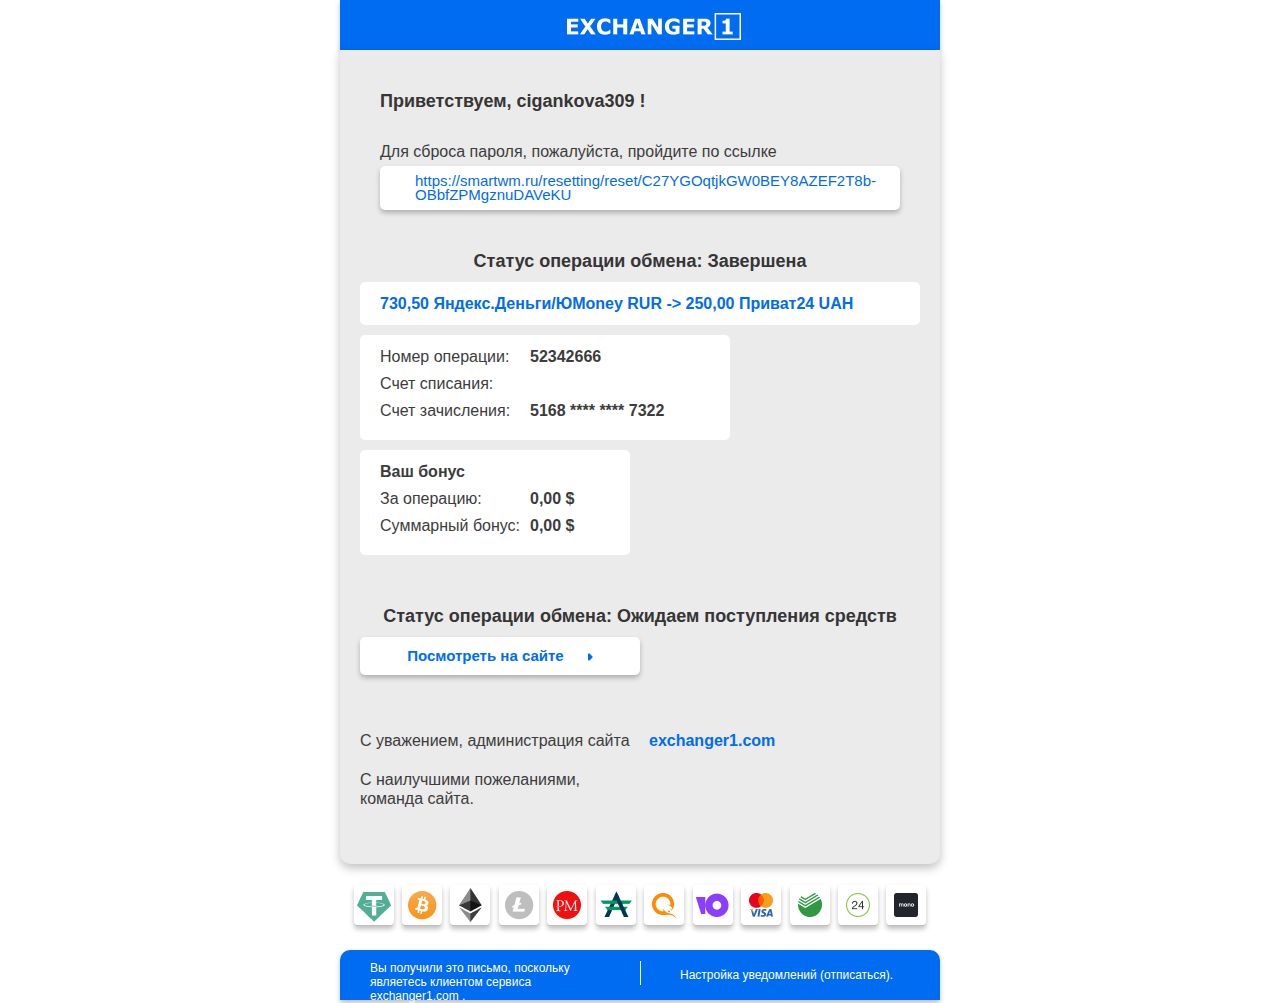
<file: template-email/template-emails/template-email-exchanger1/index.html>
<!DOCTYPE html PUBLIC "-//W3C//DTD XHTML 1.0 Transitional//EN" "http://www.w3.org/TR/xhtml1/DTD/xhtml1-transitional.dtd">
<html xmlns="http://www.w3.org/1999/xhtml">
<head>
<meta http-equiv="Content-Type" content="text/html; charset=utf-8" />
<title>exchanger1.com</title>
<style>
* {
	color:#353535;
  font-family:'Tahoma', sans-serif;;
	font-size:16px;
	line-height:19px;
	text-decoration:none;
	border-collapse: collapse;
}
body{
	margin: 0;
	padding: 0;
	width: 100%;
	display: block;
}

</style>
</head>
<!-- TEXT -->
<body style="margin:0;">
	<table style="width:600px; margin:0 auto; padding:0;">
		<!-- header block -->
		<thead style="display: block;height: 50px;width:600px;display:block;background:#006CF1;box-shadow: 0px 3px 5px rgba(0, 0, 0, 0.25);">
			<tr style="height: 50px;width:600px;display:block;">
				<td style="width:147px;height:41px; display:block; margin:0 auto;">
					<a href="#" style="width:147px;height:41px; display:block; margin:12px 0 0 0;">
						<img src="./images/logo.png" alt="exchanger1.com">
					</a>
				</td>
			</tr>
		</thead>
		<tbody style="display: block;width:600px; margin:0 auto;background: #EBEBEB;box-shadow: 0px 4px 10px rgba(0, 0, 0, 0.25);border-radius: 0px 0px 10px 10px;">
			<!-- hello section block -->
			<tr class="hello-section" style="padding:40px 0 0 0;display: block;width:600px; margin:0 auto; height: auto; ">
				<td style="padding:0 40px 0 40px; margin:0 0 30px 0; display:block;">
					<h1 style="margin:0;font-weight: bold;font-size: 18px;line-height: 22px;">
						Приветствуем,
						<span style="font-weight: bold;font-size: 18px;line-height: 22px;">cigankova309</span>
						!
					</h1>
				</td>
				<td style="padding:0 40px 0 40px; margin:0 0 5px; display:block;">
					<p style="margin:0;color: #3C3C3C;">
						Для сброса пароля, пожалуйста, пройдите по ссылке
					</p>
				</td>
				<td style="padding:0 40px 0 40px; margin:0 0 0; display:block;">
					<a style="font-size: 15px;line-height: 14px;color: #006CF1; padding:8px 35px 8px 35px; margin:0 0 0; display:block; background: #FFFFFF;box-shadow: 0px 3px 5px rgba(0, 0, 0, 0.25);border-radius: 5px;" href="https://smartwm.ru/resetting/reset/C27YGOqtjkGW0BEY8AZEF2T8b-OBbfZPMgznuDAVeKU">
						https://smartwm.ru/resetting/reset/C27YGOqtjkGW0BEY8AZEF2T8b-OBbfZPMgznuDAVeKU
					</a>
				</td>
			</tr>
			<!-- waitingt section block -->
			<tr class="waitingt-section" style="padding:40px 0 0 0;display: block;width:600px; margin:0 auto; height: auto; ">
				<td style="padding:0 20px 0 20px; margin:0 0 10px 0; display:block;">
					<h1 style="text-align: center;margin:0;font-weight: bold;font-size: 18px;line-height: 22px;">
						Статус операции обмена: Завершена
					</h1>
				</td>
				<td style="padding:0 20px 0 20px; margin:0 0 10px 0; display:block;">
					<span style="display: block;padding: 12px 20px 12px 20px;font-weight: bold;color: #006CF1;background: #FFFFFF;border-radius: 5px;">
						730,50 Яндекс.Деньги/ЮMoney RUR -> 250,00 Приват24 UAH
					</span>
				</td>
				<td style="padding:0 20px 0 20px; margin:0 0 10px 0; display:block;">
					<div style="width: 330px;display: block;padding: 12px 20px 12px 20px;background: #FFFFFF;border-radius: 5px;">
						<div style="width:100%;margin:0 0 8px 0; display:block;">
							<p style="float: left;margin: 0; width: 150px;color: #3C3C3C;">
								Номер операции:
							</p>
							<span style=" margin: 0 0 0 0;font-weight: bold;color: #3C3C3C;">
								52342666
							</span>
						</div>
						<div style="width:100%;margin:0 0 8px 0; display:block;">
							<p style="float: left;margin: 0; width: 150px;color: #3C3C3C;">
								Счет списания:
							</p>
							<span style=" margin: 0 0 0 0;font-weight: bold;color: #3C3C3C;">
								&nbsp
							</span>
						</div>
						<div style="width:100%;margin:0 0 8px 0; display:block;">
							<p style="float: left;margin: 0; width: 150px;color: #3C3C3C;">
								Счет зачисления:
							</p>
							<span style=" margin: 0 0 0 0;font-weight: bold;color: #3C3C3C;">
								5168 **** **** 7322
							</span>
						</div>
					</div>
				</td>
				<td style="padding:0 20px 0 20px; margin:0 0 10px 0; display:block;">
					<div style="width: 230px;display: block;padding: 12px 20px 12px 20px;background: #FFFFFF;border-radius: 5px;">
						<div style="width:100%;margin:0 0 8px 0; display:block;">
							<span style=" margin: 0 0 0 0;font-weight: bold;color: #3C3C3C;">
								Ваш бонус
							</span>
						</div>
						<div style="width:100%;margin:0 0 8px 0; display:block;">
							<p style="float: left;margin: 0; width: 150px;color: #3C3C3C;">
								За операцию:
							</p>
							<span style=" margin: 0 0 0 0;font-weight: bold;color: #3C3C3C;">
								0,00 $
							</span>
						</div>
						<div style="width:100%;margin:0 0 8px 0; display:block;">
							<p style="float: left;margin: 0; width: 150px;color: #3C3C3C;">
								Суммарный бонус:
							</p>
							<span style=" margin: 0 0 0 0;font-weight: bold;color: #3C3C3C;">
								0,00 $
							</span>
						</div>
					</div>
				</td>
			</tr>
			<!-- done section block -->
			<tr class="done-section" style="padding:40px 0 0 0;display: block;width:600px; margin:0 auto; height: auto; ">
				<td style="padding:0 20px 0 20px; margin:0 0 10px 0; display:block;">
					<h1 style="text-align: center;margin:0;font-weight: bold;font-size: 18px;line-height: 22px;">
						Статус операции обмена: Ожидаем поступления средств
					</h1>
				</td>
				<td style="padding:0 20px 0 20px; margin:0 0 0; display:block;">
					<a style="width: 210px;text-align: center;font-size: 15px;font-weight: bold;line-height: 14px;color: #006CF1; padding:12px 35px 12px 35px; margin:0 0 0; display:block; background: #FFFFFF;box-shadow: 0px 3px 5px rgba(0, 0, 0, 0.25);border-radius: 5px;" href="https://smartwm.ru/resetting/reset/C27YGOqtjkGW0BEY8AZEF2T8b-OBbfZPMgznuDAVeKU">
						Посмотреть на сайте
						<img style="display:inline-block; margin:0 0 0 20px;" src="./images/arrow.png" alt="arrow">
					</a>
				</td>
			</tr>
			<!-- thnx section block -->
			<tr class="thnx-section" style="padding:40px 0 40px 0;display: block;width:600px; margin:0 auto; height: auto; ">
				<td style="padding:0 20px 0 20px; margin:0 0 20px; display:block;">
					<p style="color: #3C3C3C;">
						С уважением, администрация сайта
						<a href="#" style="font-weight: bold;margin: 0 0 0 15px;color: #006CF1;">
							exchanger1.com
						</a>
					</p>
				</td>
				<td style="padding:0 20px 0 20px; margin:0 0 ; display:block;">
					<p style="color: #3C3C3C;width:230px;">
						С наилучшими пожеланиями, команда сайта.
					</p>
				</td>
			</tr>
		</tbody>
		<!-- social section block -->
		<tr class="social-section" style="display: block;width:600px; margin:0 auto; padding:20px 0;height: auto; ">
			<td style="display:block;text-align:center">
				<a href="#" style="display:inline-block; width:40px; height:40px;margin: 0 2px;border-radius: 4px;background:#fff;box-shadow: 0px 3px 5px rgba(0, 0, 0, 0.25);border-bottom:1px solid rgba(0, 0, 0, 0.25);">
					<img src="./images/tether.png" alt="tether">
				</a>
				<a href="#" style="display:inline-block; width:40px; height:40px;margin: 0 2px;border-radius: 4px;background:#fff;box-shadow: 0px 3px 5px rgba(0, 0, 0, 0.25);border-bottom:1px solid rgba(0, 0, 0, 0.25);">
					<img src="./images/bitcoin.png" alt="bitcoin">
				</a>
				<a href="#" style="display:inline-block; width:40px; height:40px;margin: 0 2px;border-radius: 4px;background:#fff;box-shadow: 0px 3px 5px rgba(0, 0, 0, 0.25);border-bottom:1px solid rgba(0, 0, 0, 0.25);">
					<img src="./images/ethereum.png" alt="ethereum">
				</a>
				<a href="#" style="display:inline-block; width:40px; height:40px;margin: 0 2px;border-radius: 4px;background:#fff;box-shadow: 0px 3px 5px rgba(0, 0, 0, 0.25);border-bottom:1px solid rgba(0, 0, 0, 0.25);">
					<img src="./images/litecoin.png" alt="litecoin">
				</a>
				<a href="#" style="display:inline-block; width:40px; height:40px;margin: 0 2px;border-radius: 4px;background:#fff;box-shadow: 0px 3px 5px rgba(0, 0, 0, 0.25);border-bottom:1px solid rgba(0, 0, 0, 0.25);">
					<img src="./images/pm.png" alt="pm">
				</a>
				<a href="#" style="display:inline-block; width:40px; height:40px;margin: 0 2px;border-radius: 4px;background:#fff;box-shadow: 0px 3px 5px rgba(0, 0, 0, 0.25);border-bottom:1px solid rgba(0, 0, 0, 0.25);">
					<img src="./images/advcash.png" alt="advcash">
				</a>
				<a href="#" style="display:inline-block; width:40px; height:40px;margin: 0 2px;border-radius: 4px;background:#fff;box-shadow: 0px 3px 5px rgba(0, 0, 0, 0.25);border-bottom:1px solid rgba(0, 0, 0, 0.25);">
					<img src="./images/qiwi.png" alt="qiwi">
				</a>
				<a href="#" style="display:inline-block; width:40px; height:40px;margin: 0 2px;border-radius: 4px;background:#fff;box-shadow: 0px 3px 5px rgba(0, 0, 0, 0.25);border-bottom:1px solid rgba(0, 0, 0, 0.25);">
					<img src="./images/umoney.png" alt="umoney">
				</a>
				<a href="#" style="display:inline-block; width:40px; height:40px;margin: 0 2px;border-radius: 4px;background:#fff;box-shadow: 0px 3px 5px rgba(0, 0, 0, 0.25);border-bottom:1px solid rgba(0, 0, 0, 0.25);">
					<img src="./images/visacard.png" alt="visacard">
				</a>
				<a href="#" style="display:inline-block; width:40px; height:40px;margin: 0 2px;border-radius: 4px;background:#fff;box-shadow: 0px 3px 5px rgba(0, 0, 0, 0.25);border-bottom:1px solid rgba(0, 0, 0, 0.25);">
					<img src="./images/sber.png" alt="sber">
				</a>
				<a href="#" style="display:inline-block; width:40px; height:40px;margin: 0 2px;border-radius: 4px;background:#fff;box-shadow: 0px 3px 5px rgba(0, 0, 0, 0.25);border-bottom:1px solid rgba(0, 0, 0, 0.25);">
					<img src="./images/privat.png" alt="privat">
				</a>
				<a href="#" style="display:inline-block; width:40px; height:40px;margin: 0 2px;border-radius: 4px;background:#fff;box-shadow: 0px 3px 5px rgba(0, 0, 0, 0.25);border-bottom:1px solid rgba(0, 0, 0, 0.25);">
					<img src="./images/mono.png" alt="mono">
				</a>
			</td>
		</tr>
		<!-- footer block -->
		<tfoot style="display: block;height: 50px;width:600px;display:block;background: #006CF1;box-shadow: 0px 3px 5px rgba(0, 0, 0, 0.25);border-radius: 10px 10px 0px 0px;">
			<tr style="height: 50px;width:600px;display:block;">
				<td style="padding:11px 20px 0 30px;float:left;width:250px;">
					<p style="margin: 0;font-size: 12px;line-height: 14px;color: #FFFFFF;">
						Вы получили это письмо, поскольку являетесь клиентом сервиса
						<a href="#" style="font-size: 12px;line-height: 14px;color: #FFFFFF;">
							exchanger1.com
						</a>
						.
					</p>
				</td>
				<td style="float: left;margin:11px 0 0 0;float:left;height:22px;border-left:1px solid #fff;">
				</td>
				<td style="padding:0 30px 0 30px;float:right;width:230px;">
					<a href="#" style="font-size: 12px;line-height: 14px;line-height: 50px;color: #FFFFFF;">
						Настройка уведомлений (отписаться).
					</a>
				</td>
			</tr>
		</tfoot>
	</table>
</body>
</html>
</file>
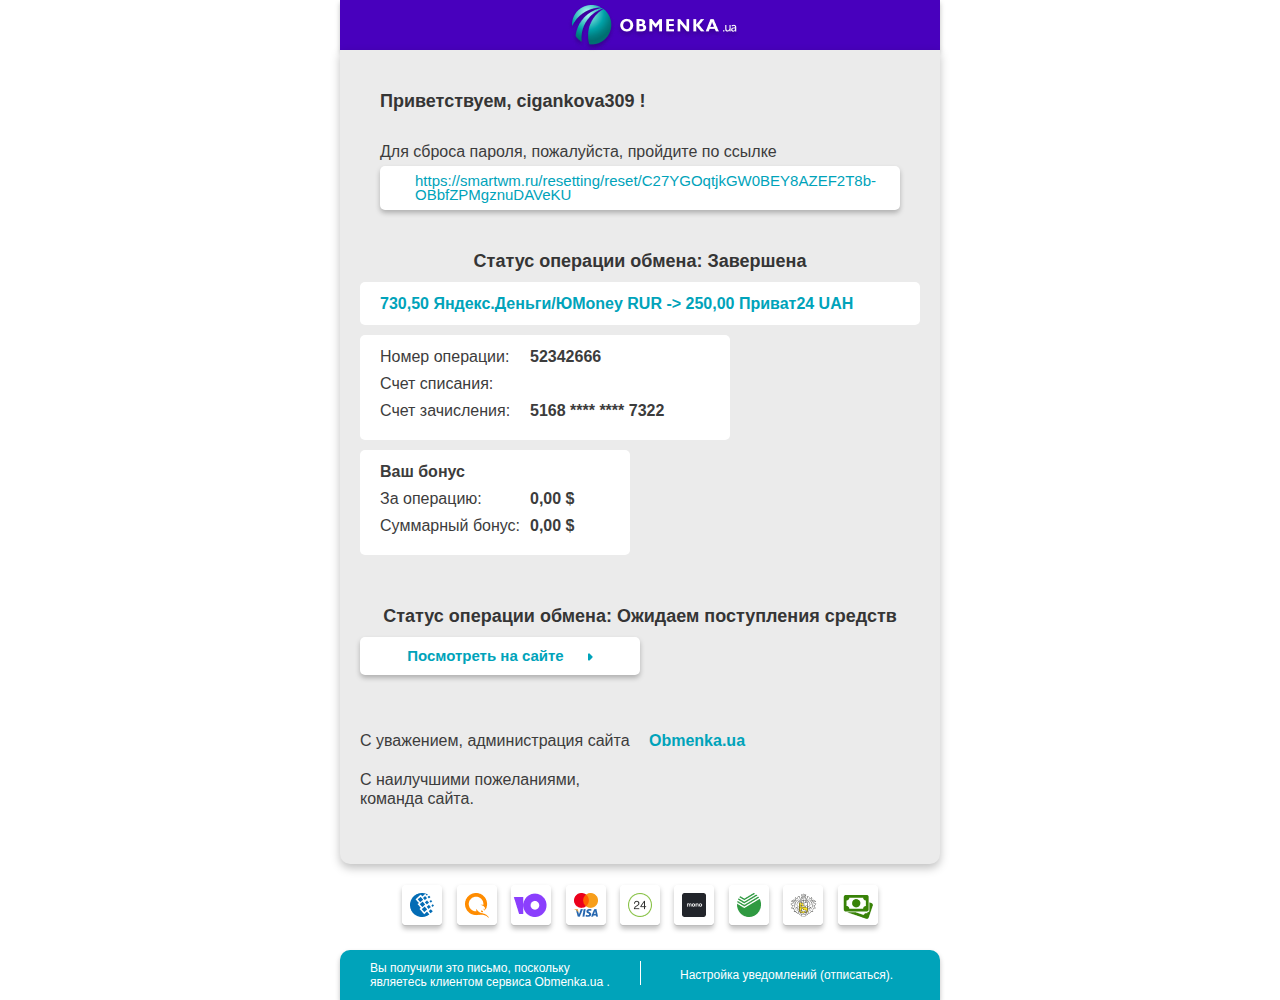
<file: template-email/template-emails/template-email-obmenka/index.html>
<!DOCTYPE html PUBLIC "-//W3C//DTD XHTML 1.0 Transitional//EN" "http://www.w3.org/TR/xhtml1/DTD/xhtml1-transitional.dtd">
<html xmlns="http://www.w3.org/1999/xhtml">
<head>
<meta http-equiv="Content-Type" content="text/html; charset=utf-8" />
<title>obmenka.ua</title>
<style>
* {
	color:#353535;
  font-family:'Tahoma', sans-serif;;
	font-size:16px;
	line-height:19px;
	text-decoration:none;
	border-collapse: collapse;
}
body{
	margin: 0;
	padding: 0;
	width: 100%;
	display: block;
}

</style>
</head>
<!-- TEXT -->
<body style="margin:0;">
	<table style="width:600px; margin:0 auto; padding:0;">
		<!-- header block -->
		<thead style="display: block;height: 50px;width:600px;display:block;background: #4800BD;box-shadow: 0px 3px 5px rgba(0, 0, 0, 0.25);">
			<tr style="height: 50px;width:600px;display:block;">
				<td style="width:147px;height:41px; display:block; margin:0 auto;">
					<a href="https://obmenka.ua/" style="width:147px;height:41px; display:block; margin:2px 0 0 0;">
						<img src="./images/logo.png" alt="obmenka.ua">
					</a>
				</td>
			</tr>
		</thead>
		<tbody style="display: block;width:600px; margin:0 auto;background: #EBEBEB;box-shadow: 0px 4px 10px rgba(0, 0, 0, 0.25);border-radius: 0px 0px 10px 10px;">
			<!-- hello section block -->
			<tr class="hello-section" style="padding:40px 0 0 0;display: block;width:600px; margin:0 auto; height: auto; ">
				<td style="padding:0 40px 0 40px; margin:0 0 30px 0; display:block;">
					<h1 style="margin:0;font-weight: bold;font-size: 18px;line-height: 22px;">
						Приветствуем,
						<span style="font-weight: bold;font-size: 18px;line-height: 22px;">cigankova309</span>
						!
					</h1>
				</td>
				<td style="padding:0 40px 0 40px; margin:0 0 5px; display:block;">
					<p style="margin:0;color: #3C3C3C;">
						Для сброса пароля, пожалуйста, пройдите по ссылке
					</p>
				</td>
				<td style="padding:0 40px 0 40px; margin:0 0 0; display:block;">
					<a style="font-size: 15px;line-height: 14px;color: #00A3BA; padding:8px 35px 8px 35px; margin:0 0 0; display:block; background: #FFFFFF;box-shadow: 0px 3px 5px rgba(0, 0, 0, 0.25);border-radius: 5px;" href="https://smartwm.ru/resetting/reset/C27YGOqtjkGW0BEY8AZEF2T8b-OBbfZPMgznuDAVeKU">
						https://smartwm.ru/resetting/reset/C27YGOqtjkGW0BEY8AZEF2T8b-OBbfZPMgznuDAVeKU
					</a>
				</td>
			</tr>
			<!-- waitingt section block -->
			<tr class="waitingt-section" style="padding:40px 0 0 0;display: block;width:600px; margin:0 auto; height: auto; ">
				<td style="padding:0 20px 0 20px; margin:0 0 10px 0; display:block;">
					<h1 style="text-align: center;margin:0;font-weight: bold;font-size: 18px;line-height: 22px;">
						Статус операции обмена: Завершена
					</h1>
				</td>
				<td style="padding:0 20px 0 20px; margin:0 0 10px 0; display:block;">
					<span style="display: block;padding: 12px 20px 12px 20px;font-weight: bold;color: #00A3BA;background: #FFFFFF;border-radius: 5px;">
						730,50 Яндекс.Деньги/ЮMoney RUR -> 250,00 Приват24 UAH
					</span>
				</td>
				<td style="padding:0 20px 0 20px; margin:0 0 10px 0; display:block;">
					<div style="width: 330px;display: block;padding: 12px 20px 12px 20px;background: #FFFFFF;border-radius: 5px;">
						<div style="width:100%;margin:0 0 8px 0; display:block;">
							<p style="float: left;margin: 0; width: 150px;color: #3C3C3C;">
								Номер операции:
							</p>
							<span style=" margin: 0 0 0 0;font-weight: bold;color: #3C3C3C;">
								52342666
							</span>
						</div>
						<div style="width:100%;margin:0 0 8px 0; display:block;">
							<p style="float: left;margin: 0; width: 150px;color: #3C3C3C;">
								Счет списания:
							</p>
							<span style=" margin: 0 0 0 0;font-weight: bold;color: #3C3C3C;">
								&nbsp
							</span>
						</div>
						<div style="width:100%;margin:0 0 8px 0; display:block;">
							<p style="float: left;margin: 0; width: 150px;color: #3C3C3C;">
								Счет зачисления:
							</p>
							<span style=" margin: 0 0 0 0;font-weight: bold;color: #3C3C3C;">
								5168 **** **** 7322
							</span>
						</div>
					</div>
				</td>
				<td style="padding:0 20px 0 20px; margin:0 0 10px 0; display:block;">
					<div style="width: 230px;display: block;padding: 12px 20px 12px 20px;background: #FFFFFF;border-radius: 5px;">
						<div style="width:100%;margin:0 0 8px 0; display:block;">
							<span style=" margin: 0 0 0 0;font-weight: bold;color: #3C3C3C;">
								Ваш бонус
							</span>
						</div>
						<div style="width:100%;margin:0 0 8px 0; display:block;">
							<p style="float: left;margin: 0; width: 150px;color: #3C3C3C;">
								За операцию:
							</p>
							<span style=" margin: 0 0 0 0;font-weight: bold;color: #3C3C3C;">
								0,00 $
							</span>
						</div>
						<div style="width:100%;margin:0 0 8px 0; display:block;">
							<p style="float: left;margin: 0; width: 150px;color: #3C3C3C;">
								Суммарный бонус:
							</p>
							<span style=" margin: 0 0 0 0;font-weight: bold;color: #3C3C3C;">
								0,00 $
							</span>
						</div>
					</div>
				</td>
			</tr>
			<!-- done section block -->
			<tr class="done-section" style="padding:40px 0 0 0;display: block;width:600px; margin:0 auto; height: auto; ">
				<td style="padding:0 20px 0 20px; margin:0 0 10px 0; display:block;">
					<h1 style="text-align: center;margin:0;font-weight: bold;font-size: 18px;line-height: 22px;">
						Статус операции обмена: Ожидаем поступления средств
					</h1>
				</td>
				<td style="padding:0 20px 0 20px; margin:0 0 0; display:block;">
					<a style="width: 210px;text-align: center;font-size: 15px;font-weight: bold;line-height: 14px;color: #00A3BA; padding:12px 35px 12px 35px; margin:0 0 0; display:block; background: #FFFFFF;box-shadow: 0px 3px 5px rgba(0, 0, 0, 0.25);border-radius: 5px;" href="https://smartwm.ru/resetting/reset/C27YGOqtjkGW0BEY8AZEF2T8b-OBbfZPMgznuDAVeKU">
						Посмотреть на сайте
						<img style="display:inline-block; margin:0 0 0 20px;" src="./images/arrow.png" alt="arrow">
					</a>
				</td>
			</tr>
			<!-- thnx section block -->
			<tr class="thnx-section" style="padding:40px 0 40px 0;display: block;width:600px; margin:0 auto; height: auto; ">
				<td style="padding:0 20px 0 20px; margin:0 0 20px; display:block;">
					<p style="color: #3C3C3C;">
						С уважением, администрация сайта
						<a href="https://obmenka.ua/" style="font-weight: bold;margin: 0 0 0 15px;color: #00A3BA;">
							Obmenka.ua
						</a>
					</p>
				</td>
				<td style="padding:0 20px 0 20px; margin:0 0 ; display:block;">
					<p style="color: #3C3C3C;width:230px;">
						С наилучшими пожеланиями, команда сайта.
					</p>
				</td>
			</tr>
		</tbody>
		<!-- social section block -->
		<tr class="social-section" style="display: block;width:600px; margin:0 auto; padding:20px 0;height: auto; ">
			<td style="display:block;text-align:center">
				<a href="#" style="display:inline-block; width:40px; height:40px;margin: 0 5px;border-radius: 4px;background:#fff;box-shadow: 0px 3px 5px rgba(0, 0, 0, 0.25);border-bottom:1px solid rgba(0, 0, 0, 0.25);">
					<img src="./images/webmoney.png" alt="webmoney">
				</a>
				<a href="#" style="display:inline-block; width:40px; height:40px;margin: 0 5px;border-radius: 4px;background:#fff;box-shadow: 0px 3px 5px rgba(0, 0, 0, 0.25);border-bottom:1px solid rgba(0, 0, 0, 0.25);">
					<img src="./images/qiwi.png" alt="qiwi">
				</a>
				<a href="#" style="display:inline-block; width:40px; height:40px;margin: 0 5px;border-radius: 4px;background:#fff;box-shadow: 0px 3px 5px rgba(0, 0, 0, 0.25);border-bottom:1px solid rgba(0, 0, 0, 0.25);">
					<img src="./images/umoney.png" alt="umoney">
				</a>
				<a href="#" style="display:inline-block; width:40px; height:40px;margin: 0 5px;border-radius: 4px;background:#fff;box-shadow: 0px 3px 5px rgba(0, 0, 0, 0.25);border-bottom:1px solid rgba(0, 0, 0, 0.25);">
					<img src="./images/visacard.png" alt="visacard">
				</a>
				<a href="#" style="display:inline-block; width:40px; height:40px;margin: 0 5px;border-radius: 4px;background:#fff;box-shadow: 0px 3px 5px rgba(0, 0, 0, 0.25);border-bottom:1px solid rgba(0, 0, 0, 0.25);">
					<img src="./images/privat.png" alt="privat">
				</a>
				<a href="#" style="display:inline-block; width:40px; height:40px;margin: 0 5px;border-radius: 4px;background:#fff;box-shadow: 0px 3px 5px rgba(0, 0, 0, 0.25);border-bottom:1px solid rgba(0, 0, 0, 0.25);">
					<img src="./images/mono.png" alt="mono">
				</a>
				<a href="#" style="display:inline-block; width:40px; height:40px;margin: 0 5px;border-radius: 4px;background:#fff;box-shadow: 0px 3px 5px rgba(0, 0, 0, 0.25);border-bottom:1px solid rgba(0, 0, 0, 0.25);">
					<img src="./images/sber.png" alt="sber">
				</a>
				<a href="#" style="display:inline-block; width:40px; height:40px;margin: 0 5px;border-radius: 4px;background:#fff;box-shadow: 0px 3px 5px rgba(0, 0, 0, 0.25);border-bottom:1px solid rgba(0, 0, 0, 0.25);">
					<img src="./images/tinkoff.png" alt="tinkoff">
				</a>
				<a href="#" style="display:inline-block; width:40px; height:40px;margin: 0 5px;border-radius: 4px;background:#fff;box-shadow: 0px 3px 5px rgba(0, 0, 0, 0.25);border-bottom:1px solid rgba(0, 0, 0, 0.25);">
					<img src="./images/cash.png" alt="cash">
				</a>
			</td>
		</tr>
		<!-- footer block -->
		<tfoot style="display: block;height: 50px;width:600px;display:block;background: #00A3BA;box-shadow: 0px 3px 5px rgba(0, 0, 0, 0.25);border-radius: 10px 10px 0px 0px;">
			<tr style="height: 50px;width:600px;display:block;">
				<td style="padding:11px 30px 0 30px;float:left;width:240px;">
					<p style="margin: 0;font-size: 12px;line-height: 14px;color: #FFFFFF;">
						Вы получили это письмо, поскольку являетесь клиентом сервиса
						<a href="https://obmenka.ua/" style="font-size: 12px;line-height: 14px;color: #FFFFFF;">
							Obmenka.ua
						</a>
						.
					</p>
				</td>
				<td style="float: left;margin:11px 0 0 0;float:left;height:22px;border-left:1px solid #fff;">
				</td>
				<td style="padding:0 30px 0 30px;float:right;width:230px;">
					<a href="#" style="font-size: 12px;line-height: 14px;line-height: 50px;color: #FFFFFF;">
						Настройка уведомлений (отписаться).
					</a>
				</td>
			</tr>
		</tfoot>
	</table>
</body>
</html>
</file>
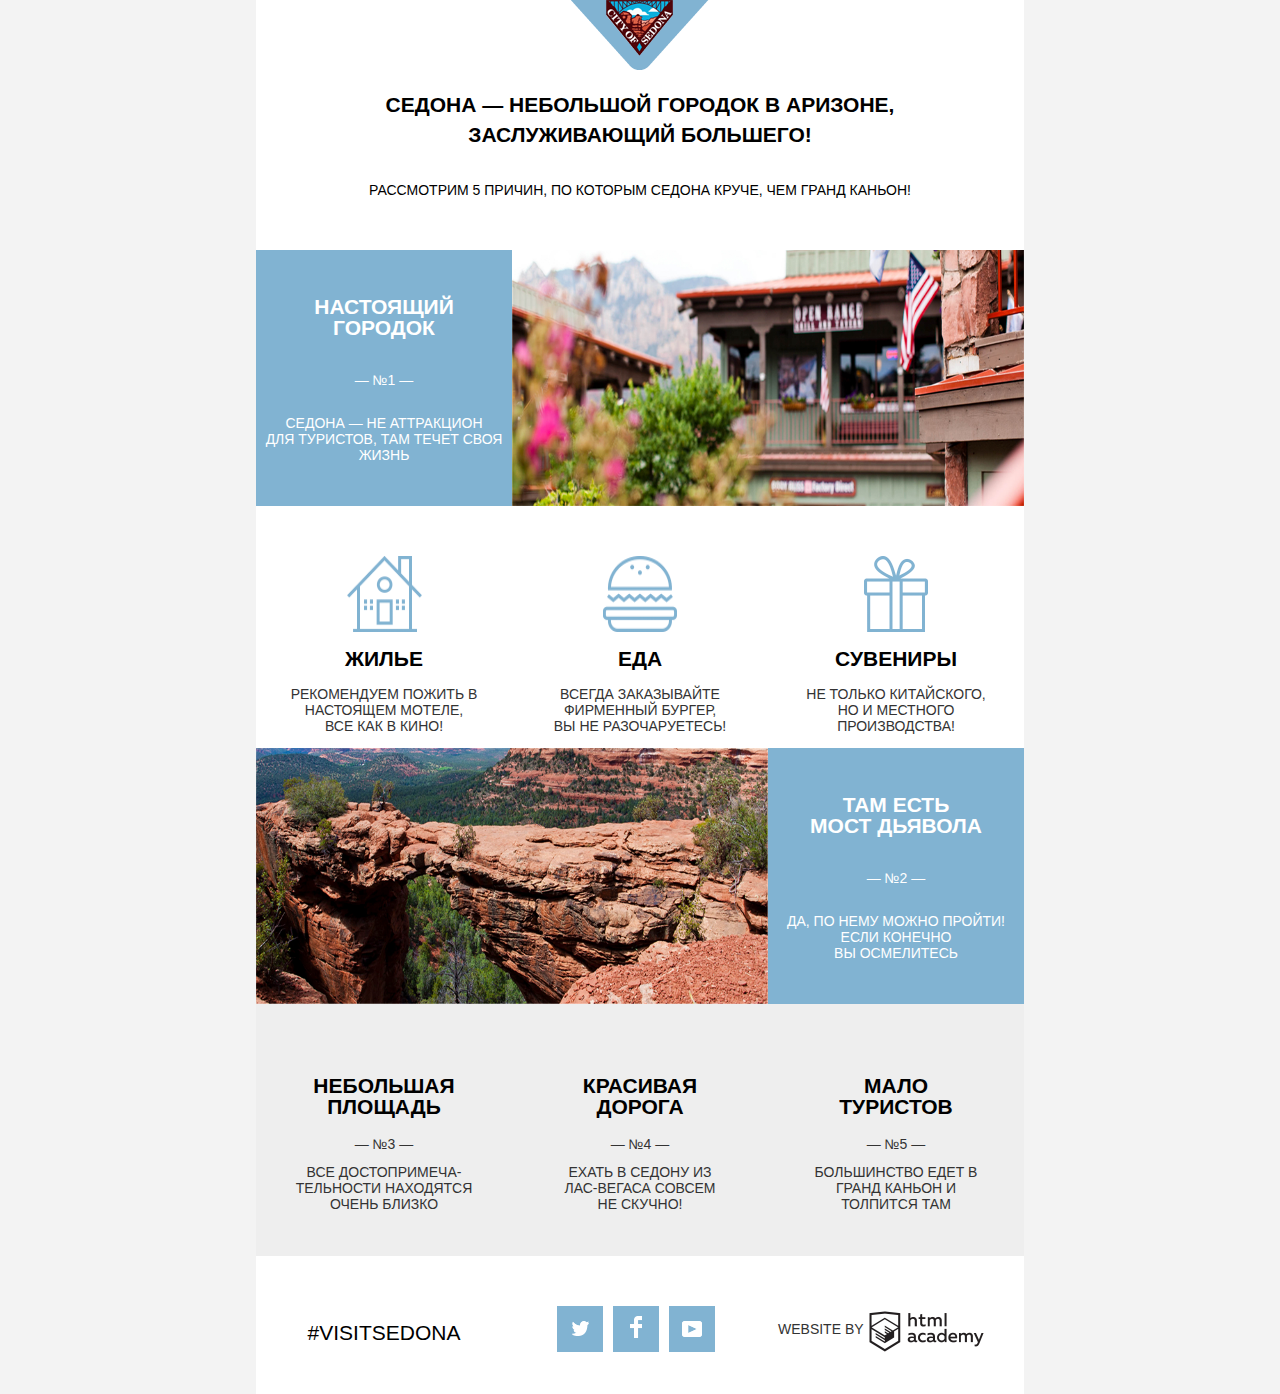
<file: template-email/template-emails/template-email-sedona/email/index.html>
<!DOCTYPE html PUBLIC "-//W3C//DTD XHTML 1.0 Transitional//EN" "http://www.w3.org/TR/xhtml1/DTD/xhtml1-transitional.dtd">
<html xmlns="http://www.w3.org/1999/xhtml">
<head>
<meta http-equiv="Content-Type" content="text/html; charset=utf-8" />
<title></title>
<style type="text/css">
* {
	color:#000000;
    font-family:'PT Sans', sans-serif;
	font-size:12px;
	line-height:12px;
	text-decoration:none;
}
</style>
</head>
	
<body  style="margin: 0 0 0 0;  background:#f3f3f3 ">
	<table cellpadding="0" cellspacing="0" align="center" style=" width:768px;  background:#fff">
		<tbody  style="display: block; width: 768px; margin: 0 auto;">
			<tr  align="center" style="display: block; width: 768px;" >
				<td style="display: block; width: 138px; height: 70px; "><img src="./images/logo.png" alt="logo" style="width: 100%; height: 100%;" /></td>
			</tr>
			<tr  align="center" style="width: 768px;" >
				<td align="center" width="768" style="display: block; margin: 0 auto; padding: 20px 0 20px 0; font-size: 21px; font-weight: 700; line-height: 30px; text-transform: uppercase; "> 
					СЕДОНА — небольшой городок в АРИЗОНЕ, <br/> 
					зАСЛУЖИвающий большего!
				</td>
				<td align="center" width="768" style="display: block; margin: 0 auto; padding: 10px 0 50px 0; font-size: 14px; font-weight: 400; line-height: 20px; text-transform: uppercase;">
					Рассмотрим 5 причин, по которым Седона круче, чем гранд каньон!
				</td>
			</tr>
			<tr align="center"  style="display: block; width: 768px; ">
				<td style="display: block; float: left; width: 256px; height: 256px; background-color: #81b3d2;">
					<p align="center" style="padding: 25px 0 15px 0; color: #fff; font-size: 21px; font-weight: 700; line-height: 21px; text-transform: uppercase;"  >НАСТОЯЩИЙ<br/> ГОРОДОК</p>
					<p align="center" style=" color: #fff; font-size: 14px; font-weight: 400; text-transform: uppercase;" >— №1 —</p>
					<p  align="center" style="padding: 15px 0 0 0; color: #fff; font-size: 14px; font-weight: 400; text-transform: uppercase;line-height: 16px;">СЕДОНА — НЕ АТтРАКЦИОН<br/> ДЛЯ ТУРИСТОВ, ТАМ ТЕЧЕТ СВОЯ ЖИЗНЬ</p>
				</td>
				<td style="display: block; width: 512px;height: 256px; float: right;">
					<img src="./images/city.png" alt="city" style="width: 100%; height: 100%;"/>
				</td>
			</tr>
			<tr  align="center"  style="display: block; width: 768px; ">
				<td style="display: block; float: left; padding: 50px 0 0 0; width: 256px; ">
					<img src="./images/hotel.png" alt="hotel" style="width:75px ; height: 76px;"/>
					<p style="font-size: 21px; font-weight: 700; text-transform: uppercase;">Жилье</p>
					<p style="color: #333333; font-size: 14px; font-weight: 400; text-transform: uppercase; line-height: 16px;">Рекомендуем пожить в<br/>настоящем мотеле,<br/> все как в кино!</p>
				</td>
				<td  style="display: block; float: left; padding: 50px 0 0 0; width: 256px;">
					<img src="./images/burger.png" alt="eaten" style="width:74px ; height: 76px;"/>
					<p  style="font-size: 21px; font-weight: 700; text-transform: uppercase;">еда</p>
					<p style="color: #333333; font-size: 14px; font-weight: 400; text-transform: uppercase; line-height: 16px;">Всегда заказывайте<br/> ФИРМЕННЫЙ БУРГЕР,<br/> Вы НЕ разочаруетесь!</p>
				</td>
				<td  style="display: block; float: left; padding: 50px 0 0 0; width: 256px;">
					<img src="./images/present.png" alt="present" style="width:64px ; height: 76px;"/>
					<p  style="font-size: 21px; font-weight: 700; text-transform: uppercase;">Сувениры</p>
					<p style="color: #333333; font-size: 14px; font-weight: 400; text-transform: uppercase; line-height: 16px;">Не только китайского,<br/> но и местного<br/> производства!</p>
				</td>
			</tr>
			<tr align="center" style="display: block; width: 768px; ">
				<td style="display: block; width: 512px;height: 256px; float:left;">
					<img src="./images/canyon.png" alt="city" style="width: 100%; height: 100%;"/>
				</td>
				<td style="display: block; float: right; width: 256px; height: 256px; background-color: #81b3d2;">
					<p align="center" style="padding: 25px 0 15px 0; color: #fff; font-size: 21px; font-weight: 700; line-height: 21px; text-transform: uppercase;"  >ТАМ ЕСТЬ<br/> Мост дьявола</p>
					<p align="center" style=" color: #fff; font-size: 14px; font-weight: 400; text-transform: uppercase;" >— №2 —</p>
					<p  align="center" style="padding: 15px 0 0 0; color: #fff; font-size: 14px; font-weight: 400; text-transform: uppercase;line-height: 16px;">Да, по нему можно пройти! Если конечно<br/> вы осмелитесь</p>
				</td>
			</tr>
			<tr  align="center"  style="display: block;width: 768px; ">
				<td style="display: block; float: left; padding: 50px 0 30px 0; width: 256px;  background-color: #eeeeee;">
					<p style=" font-size: 21px; font-weight: 700; line-height: 21px; text-transform: uppercase;">НЕБОЛЬШАЯ<br/> ПЛОЩАДЬ</p>
					<p style=" color: #333333; font-size: 14px; font-weight: 400; text-transform: uppercase;">— №3 —</p>
					<p style="color: #333333; font-size: 14px; font-weight: 400; text-transform: uppercase; line-height: 16px;">ВСЕ достопримеча-<br/> тельности находятся<br/> очень близко</p>
				</td>
				<td style="display: block; float: left; padding: 50px 0 30px 0; width: 256px;  background-color: #eeeeee;">
					<p style=" font-size: 21px; font-weight: 700; line-height: 21px; text-transform: uppercase;">КРАСИВАЯ <br/>ДОРОГА	</p>
					<p style=" color: #333333; font-size: 14px; font-weight: 400; text-transform: uppercase;">— №4 —</p>
					<p style="color: #333333; font-size: 14px; font-weight: 400; text-transform: uppercase; line-height: 16px;">ЕХАТЬ В СЕДОНУ ИЗ<br/> ЛАС-ВЕГАСА совсем<br/> НЕ СКУЧНО!</p>
				</td>
				<td style="display: block; float: left; padding: 50px 0 30px 0; width: 256px;  background-color: #eeeeee;">
					<p style=" font-size: 21px; font-weight: 700; line-height: 21px; text-transform: uppercase;">МАЛО<br/> ТУРИСТОВ</p>
					<p style=" color: #333333; font-size: 14px; font-weight: 400; text-transform: uppercase;">— №5 —</p>
					<p style="color: #333333; font-size: 14px; font-weight: 400; text-transform: uppercase; line-height: 16px;">Большинство едет в<br/> гранд каньон и<br/> толпится там</p>
				</td>
			</tr>
			<tr  align="center"  style="display: block; width: 768px;">
				<td style="display: block; float: left; padding: 45px 0 30px 0; width: 256px; ">
					<p style=" font-size: 21px; font-weight: 400; line-height: 21px; text-transform: uppercase;">#VISITSEDONA</p>
				</td>
				<td   style="display: block; float: left; padding: 50px 0 30px 0; width: 256px; ">
					<a href="#" style="display: block; float: left; margin: 0 10px 0 45px; width: 46px; height: 46px; background-color: #81b3d2;" >
						<img src="./images/t.png" alt="twit"  style="width: 17px; height: 15px; margin: 15px 0 0 0;"/>
					</a>
					<a href="#" style="display: block; float: left; margin: 0 10px 0 0; width: 46px;  height: 46px; background-color: #81b3d2;">
						<img src="./images/fb-icon.png" alt="fb" style="width: 12px; height: 22px; margin: 10px 0 0 0;"/>
					</a>
					<a href="#" style="display: block; float: left; width: 46px; height: 46px; background-color: #81b3d2;">
						<img src="./images/youtube.png" alt="yt"  style="width: 20px; height: 16px; margin: 15px 0 0 0;"/>
					</a>
				</td>
				<td style="display: block; float: left; padding: 55px 0 30px 0; width: 256px; ">
					<p style="display: block; float: left; margin: 10px 5px 0 10px; color: #333333; font-size: 14px; font-weight: 400; text-transform: uppercase; line-height: 16px;">WEBSITE by</p>
					<a href="" style="display: block; float: left; width: 115px; height: 41px;">
						<img src="./images/logo_html.png" alt="academy"/>
					</a>
				</td>
			</tr>
		</tbody>
	</table>
</body>
</html>
</file>
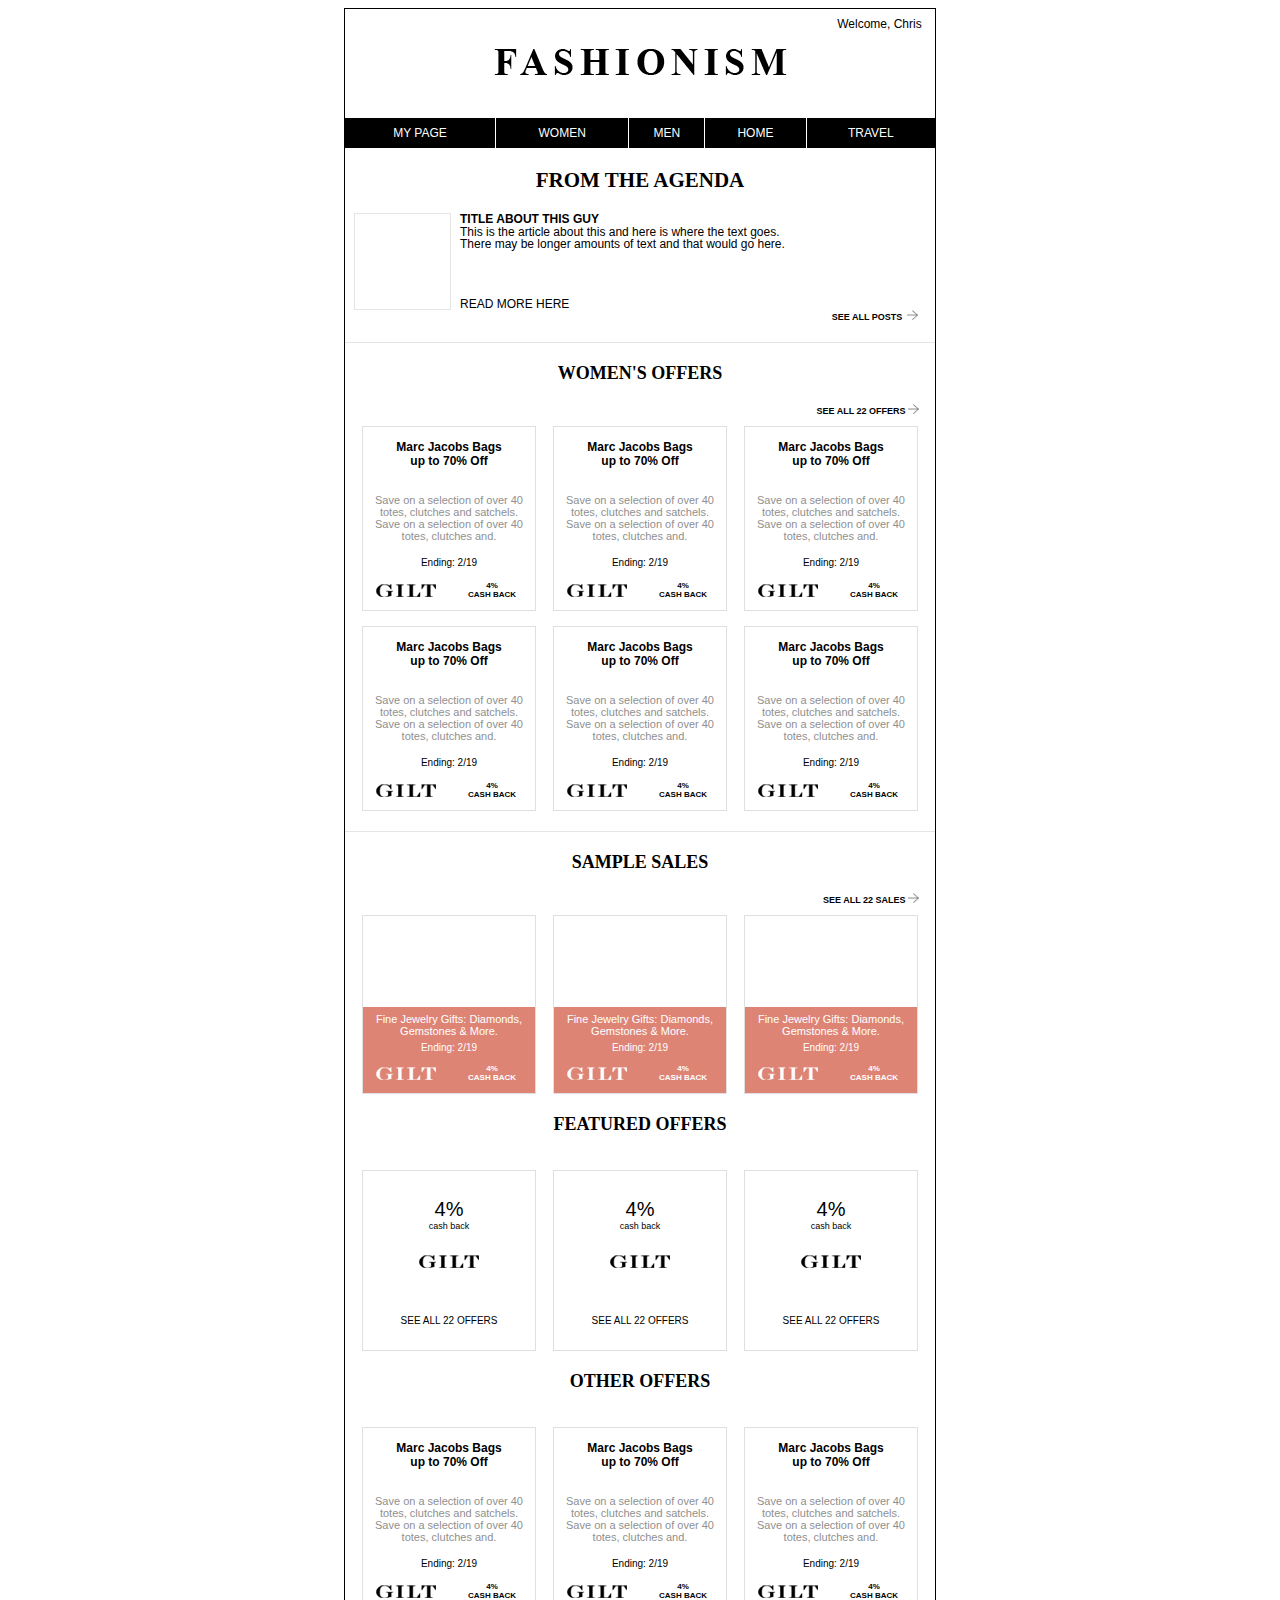
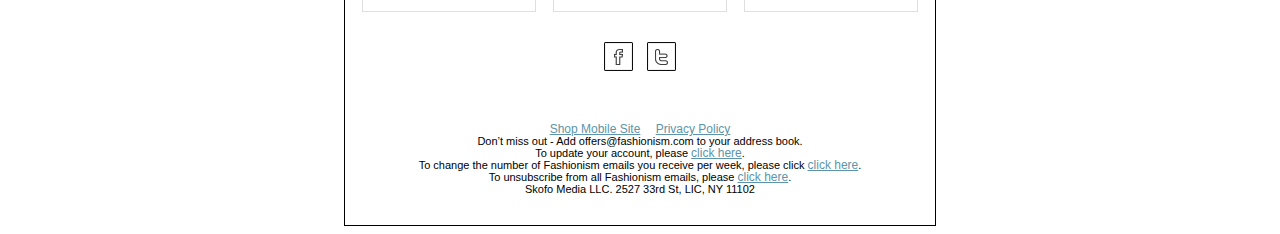
<file: template-email/template-emails/template-email/index-2.html>
<!DOCTYPE html PUBLIC "-//W3C//DTD XHTML 1.0 Transitional//EN" "http://www.w3.org/TR/xhtml1/DTD/xhtml1-transitional.dtd">
<html xmlns="http://www.w3.org/1999/xhtml">
<head>
<meta http-equiv="Content-Type" content="text/html; charset=utf-8" />
<title></title>
<style>
* {
	color:#000000;
    font-family: sans-serif;
	font-size:12px;
	line-height:12px;
	text-decoration:none;
}
</style>
</head>
	<table style="border:1px solid #000000" width="590" align="center" cellpadding="0" cellspacing="0">
		<!---- main block start ----->
		<tr>
			<td height="30" align="right">Welcome, Chris &nbsp; &nbsp; </td>
		<tr>
		<tr height="10"></tr>
		<tr>
			<td align="center"><img src="images/img-logo.png" width="293" height="26" alt="" /></td>
		</tr>
		<tr height="43"></tr>
		<tr>
			<td>
				<table width="590" align="center" cellpadding="0" cellspacing="0">
					<tr height="30" style="background:#000000;">
						<td align="center"><a href="#" style="color:#ffffff;">MY PAGE</a></td>
						<td width="1" style="background:#ffffff;">
						<td align="center"><a href="#" style="color:#ffffff;">WOMEN</a></td>
						<td width="1" style="background:#ffffff;">
						<td align="center"><a href="#" style="color:#ffffff;">MEN</a></td>
						<td width="1" style="background:#ffffff;">
						<td align="center"><a href="#" style="color:#ffffff;">HOME</a></td>
						<td width="1" style="background:#ffffff;">
						<td align="center"><a href="#" style="color:#ffffff;">TRAVEL</a></td>
					</tr>
				</table>
			</td>
		</tr>
		<tr height="20"></tr>
		<tr>
			<td>
				<table width="590" align="center" cellpadding="0" cellspacing="0">
					<tr>
						<td colspan="2" align="center" style="font:bold 21px 'Times New Roman', Times, serif;">
							FROM THE AGENDA
						</td>
					</tr>
					<tr height="19"></tr>
					<tr>
						<td width="115" align="center">
							<div style="width:95px; height:95px; border:1px solid #e5e5e5;">
							</div>
						</td>
						<td width="475" valign="top" align="left">
							<span style="font:bold 12px Arial, Helvetica, sans-serif;">TITLE ABOUT THIS GUY</span></br>
							This is the article about this and here is where the text goes.</br>
							There may be longer amounts of text and that would go here.</br>
							</br>
							</br>
							</br>
							</br>
							<a href="#">READ MORE HERE</a>
						</td>
					</tr>
					<tr>
						<td colspan="2" align="right">
							<a href="#" style="font:bold 9px Arial, Helvetica, sans-serif;">SEE ALL POSTS &nbsp;<img src="images/img-arrow.png" width="11px" height="10px" alt="" /></a>&nbsp;&nbsp;&nbsp;&nbsp;&nbsp;
						</td>
					</tr>
				</table>
			</td>
		</tr>
		<tr><td height="20" style="border-bottom:1px solid #e5e5e5;"></td></tr>
		<!---- main block end ----->
		
		<!---- popular offers start ----->
		<tr>
			<td>
				<table width="558" align="center" cellpadding="0" cellspacing="0" >
					<tr height="20"></tr>
					<tr>
						<td colspan="5" align="center" style="font:bold 18px 'Times New Roman', Times, serif;">WOMEN'S OFFERS</td>
					</tr>
					<tr height="20"></tr>
					<tr>
						<td colspan="5" align="right"><a href="#" style="font:bold 9px Arial, Helvetica, sans-serif;">SEE ALL 22 OFFERS <img src="images/img-arrow.png" width="11px" height="10px" alt="" /></a></td>
					</tr>
					<tr height="10"></tr>
					<tr>
						<td>
							<table width="174" height="174" align="center" cellpadding="0" cellspacing="0" style="border:1px solid #dfdfdf;">
								<tr>
									<td colspan="2" align="center" height="53" style="font:bold 12px Arial, Helvetica, sans-serif">
										Marc Jacobs Bags<br/>up to 70% Off
									</td>
								</tr>
								<tr>
									<td colspan="2" align="center" height="75" style="font:11px Arial, Helvetica, sans-serif; color:#8f8f8f; padding:0 10px;">
										Save on a selection of over 40 totes, clutches and satchels. Save on a selection of over 40 totes, clutches and.
									</td>
								</tr>
								<tr>
									<td colspan="2" height="15" align="center" style="font:10px Arial, Helvetica, sans-serif;">Ending: 2/19</td>
								</tr>
								<tr>
									<td align="center" width="50%" height="40">
										<img src="images/gilt-black.png" width="60" height="13" alt="" />
									</td>
									<td align="center" width="50%" height="40" style="font:bold 8px Arial, Helvetica, sans-serif;">
										4%</br>CASH BACK
									</td>
								</tr>
							</table>
						</td>
						<td width="15"></td>
						<td>
							<table width="174" height="174" align="center" cellpadding="0" cellspacing="0" style="border:1px solid #dfdfdf;">
								<tr>
									<td colspan="2" align="center" height="53" style="font:bold 12px Arial, Helvetica, sans-serif">
										Marc Jacobs Bags<br/>up to 70% Off
									</td>
								</tr>
								<tr>
									<td colspan="2" align="center" height="75" style="font:11px Arial, Helvetica, sans-serif; color:#8f8f8f; padding:0 10px;">
										Save on a selection of over 40 totes, clutches and satchels. Save on a selection of over 40 totes, clutches and.
									</td>
								</tr>
								<tr>
									<td colspan="2" height="15" align="center" style="font:10px Arial, Helvetica, sans-serif;">Ending: 2/19</td>
								</tr>
								<tr>
									<td align="center" width="50%" height="40">
										<img src="images/gilt-black.png" width="60" height="13" alt="" />
									</td>
									<td align="center" width="50%" height="40" style="font:bold 8px Arial, Helvetica, sans-serif;">
										4%</br>CASH BACK
									</td>
								</tr>
							</table>
						</td>
						<td width="15"></td>
						<td>
							<table width="174" height="174" align="center" cellpadding="0" cellspacing="0" style="border:1px solid #dfdfdf;">
								<tr>
									<td colspan="2" align="center" height="53" style="font:bold 12px Arial, Helvetica, sans-serif">
										Marc Jacobs Bags<br/>up to 70% Off
									</td>
								</tr>
								<tr>
									<td colspan="2" align="center" height="75" style="font:11px Arial, Helvetica, sans-serif; color:#8f8f8f; padding:0 10px;">
										Save on a selection of over 40 totes, clutches and satchels. Save on a selection of over 40 totes, clutches and.
									</td>
								</tr>
								<tr>
									<td colspan="2" height="15" align="center" style="font:10px Arial, Helvetica, sans-serif;">Ending: 2/19</td>
								</tr>
								<tr>
									<td align="center" width="50%" height="40">
										<img src="images/gilt-black.png" width="60" height="13" alt="" />
									</td>
									<td align="center" width="50%" height="40" style="font:bold 8px Arial, Helvetica, sans-serif;">
										4%</br>CASH BACK
									</td>
								</tr>
							</table>
						</td>
					</tr>
					<tr height="15"></tr>
					<tr>
						<td>
							<table width="174" height="174" align="center" cellpadding="0" cellspacing="0" style="border:1px solid #dfdfdf;">
								<tr>
									<td colspan="2" align="center" height="53" style="font:bold 12px Arial, Helvetica, sans-serif">
										Marc Jacobs Bags<br/>up to 70% Off
									</td>
								</tr>
								<tr>
									<td colspan="2" align="center" height="75" style="font:11px Arial, Helvetica, sans-serif; color:#8f8f8f; padding:0 10px;">
										Save on a selection of over 40 totes, clutches and satchels. Save on a selection of over 40 totes, clutches and.
									</td>
								</tr>
								<tr>
									<td colspan="2" height="15" align="center" style="font:10px Arial, Helvetica, sans-serif;">Ending: 2/19</td>
								</tr>
								<tr>
									<td align="center" width="50%" height="40">
										<img src="images/gilt-black.png" width="60" height="13" alt="" />
									</td>
									<td align="center" width="50%" height="40" style="font:bold 8px Arial, Helvetica, sans-serif;">
										4%</br>CASH BACK
									</td>
								</tr>
							</table>
						</td>
						<td width="15"></td>
						<td>
							<table width="174" height="174" align="center" cellpadding="0" cellspacing="0" style="border:1px solid #dfdfdf;">
								<tr>
									<td colspan="2" align="center" height="53" style="font:bold 12px Arial, Helvetica, sans-serif">
										Marc Jacobs Bags<br/>up to 70% Off
									</td>
								</tr>
								<tr>
									<td colspan="2" align="center" height="75" style="font:11px Arial, Helvetica, sans-serif; color:#8f8f8f; padding:0 10px;">
										Save on a selection of over 40 totes, clutches and satchels. Save on a selection of over 40 totes, clutches and.
									</td>
								</tr>
								<tr>
									<td colspan="2" height="15" align="center" style="font:10px Arial, Helvetica, sans-serif;">Ending: 2/19</td>
								</tr>
								<tr>
									<td align="center" width="50%" height="40">
										<img src="images/gilt-black.png" width="60" height="13" alt="" />
									</td>
									<td align="center" width="50%" height="40" style="font:bold 8px Arial, Helvetica, sans-serif;">
										4%</br>CASH BACK
									</td>
								</tr>
							</table>
						</td>
						<td width="15"></td>
						<td>
							<table width="174" height="174" align="center" cellpadding="0" cellspacing="0" style="border:1px solid #dfdfdf;">
								<tr>
									<td colspan="2" align="center" height="53" style="font:bold 12px Arial, Helvetica, sans-serif">
										Marc Jacobs Bags<br/>up to 70% Off
									</td>
								</tr>
								<tr>
									<td colspan="2" align="center" height="75" style="font:11px Arial, Helvetica, sans-serif; color:#8f8f8f; padding:0 10px;">
										Save on a selection of over 40 totes, clutches and satchels. Save on a selection of over 40 totes, clutches and.
									</td>
								</tr>
								<tr>
									<td colspan="2" height="15" align="center" style="font:10px Arial, Helvetica, sans-serif;">Ending: 2/19</td>
								</tr>
								<tr>
									<td align="center" width="50%" height="40">
										<img src="images/gilt-black.png" width="60" height="13" alt="" />
									</td>
									<td align="center" width="50%" height="40" style="font:bold 8px Arial, Helvetica, sans-serif;">
										4%</br>CASH BACK
									</td>
								</tr>
							</table>
						</td>
					</tr>
				</table>
			</td>
		</tr>
		<tr><td height="20" style="border-bottom:1px solid #e5e5e5;"></td></tr>
		<!---- popular offers end ----->
		
		<!---- sample sales start ----->
		<tr>
			<td>
				<table width="558" align="center" cellpadding="0" cellspacing="0" >
					<tr height="20"></tr>
					<tr>
						<td colspan="5" align="center" style="font:bold 18px 'Times New Roman', Times, serif;">SAMPLE SALES</td>
					</tr>
					<tr height="20"></tr>
					<tr>
						<td colspan="5" align="right"><a href="#" style="font:bold 9px Arial, Helvetica, sans-serif;">SEE ALL 22 SALES <img src="images/img-arrow.png" width="11px" height="10px" alt="" /></a></td>
					</tr>
					<tr height="10"></tr>
					<tr>
						<td>
							<table width="174" height="174" align="center" cellpadding="0" cellspacing="0" style="border:1px solid #dfdfdf;">
								<tr height="91"></tr>
								<tr>
									<td colspan="2" align="center" height="35" style="font:11px Arial, Helvetica, sans-serif; color:#8f8f8f; padding:0 10px; background:#de8475; color:#ffffff;">
										Fine Jewelry Gifts: Diamonds,<br/> Gemstones & More.
									</td>
								</tr>
								<tr>
									<td colspan="2" height="10" align="center" style="font:10px Arial, Helvetica, sans-serif; background:#de8475; color:#ffffff;"">Ending: 2/19</td>
								</tr>
								<tr>
									<td align="center" width="50%" height="40" style="background:#de8475; color:#ffffff;"">
										<img src="images/gilt-white.png" width="60" height="13" alt="" />
									</td>
									<td align="center" width="50%" height="40" style="font:bold 8px Arial, Helvetica, sans-serif; background:#de8475; color:#ffffff;"">
										4%</br>CASH BACK
									</td>
								</tr>
							</table>
						</td>
						<td width="15"></td>
						<td>
							<table width="174" height="174" align="center" cellpadding="0" cellspacing="0" style="border:1px solid #dfdfdf;">
								<tr height="91"></tr>
								<tr>
									<td colspan="2" align="center" height="35" style="font:11px Arial, Helvetica, sans-serif; color:#8f8f8f; padding:0 10px; background:#de8475; color:#ffffff;">
										Fine Jewelry Gifts: Diamonds,<br/> Gemstones & More.
									</td>
								</tr>
								<tr>
									<td colspan="2" height="10" align="center" style="font:10px Arial, Helvetica, sans-serif; background:#de8475; color:#ffffff;"">Ending: 2/19</td>
								</tr>
								<tr>
									<td align="center" width="50%" height="40" style="background:#de8475; color:#ffffff;"">
										<img src="images/gilt-white.png" width="60" height="13" alt="" />
									</td>
									<td align="center" width="50%" height="40" style="font:bold 8px Arial, Helvetica, sans-serif; background:#de8475; color:#ffffff;"">
										4%</br>CASH BACK
									</td>
								</tr>
							</table>
						</td>
						<td width="15"></td>
						<td>
							<table width="174" height="174" align="center" cellpadding="0" cellspacing="0" style="border:1px solid #dfdfdf;">
								<tr height="91"></tr>
								<tr>
									<td colspan="2" align="center" height="35" style="font:11px Arial, Helvetica, sans-serif; color:#8f8f8f; padding:0 10px; background:#de8475; color:#ffffff;">
										Fine Jewelry Gifts: Diamonds,<br/> Gemstones & More.
									</td>
								</tr>
								<tr>
									<td colspan="2" height="10" align="center" style="font:10px Arial, Helvetica, sans-serif; background:#de8475; color:#ffffff;"">Ending: 2/19</td>
								</tr>
								<tr>
									<td align="center" width="50%" height="40" style="background:#de8475; color:#ffffff;"">
										<img src="images/gilt-white.png" width="60" height="13" alt="" />
									</td>
									<td align="center" width="50%" height="40" style="font:bold 8px Arial, Helvetica, sans-serif; background:#de8475; color:#ffffff;"">
										4%</br>CASH BACK
									</td>
								</tr>
							</table>
						</td>
					</tr>
				</table>
			</td>
		</tr>
		
		<!---- sample sales end ----->
		
		
		<!---- featured start ----->
		<tr>
			<td>
				<table width="558" align="center" cellpadding="0" cellspacing="0" >
					<tr height="20"></tr>
					<tr>
						<td colspan="5" align="center" style="font:bold 18px 'Times New Roman', Times, serif;">FEATURED OFFERS</td>
					</tr>
					<tr height="35"></tr>
					<tr>
						<td>
							<table width="174" height="174" align="center" cellpadding="0" cellspacing="0" style="border:1px solid #dfdfdf;">
								<tr height="32"></tr>
								<tr align="center">
									<td style="font-size:20px;">4%</td>
								</tr>
								<tr height="5"></tr>
								<tr align="center">
									<td style="font-size:9px;">cash back</td>
								</tr>
								<tr height="23"></tr>
								<tr align="center">
									<td><img src="images/gilt-black.png" width="60" height="13" alt="" /></td>
								</tr>
								<tr height="47"></tr>
								<tr align="center">
									<td><a href="#" style="font-size:10px;">SEE ALL 22 OFFERS</td>
								</tr>
								<tr height="23"></tr>
							</table>
						</td>
						<td width="15"></td>
						<td>
							<table width="174" height="174" align="center" cellpadding="0" cellspacing="0" style="border:1px solid #dfdfdf;">
								<tr height="32"></tr>
								<tr align="center">
									<td style="font-size:20px;">4%</td>
								</tr>
								<tr height="5"></tr>
								<tr align="center">
									<td style="font-size:9px;">cash back</td>
								</tr>
								<tr height="23"></tr>
								<tr align="center">
									<td><img src="images/gilt-black.png" width="60" height="13" alt="" /></td>
								</tr>
								<tr height="47"></tr>
								<tr align="center">
									<td><a href="#" style="font-size:10px;">SEE ALL 22 OFFERS</td>
								</tr>
								<tr height="23"></tr>
							</table>
						</td>
						<td width="15"></td>
						<td>
							<table width="174" height="174" align="center" cellpadding="0" cellspacing="0" style="border:1px solid #dfdfdf;">
								<tr height="32"></tr>
								<tr align="center">
									<td style="font-size:20px;">4%</td>
								</tr>
								<tr height="5"></tr>
								<tr align="center">
									<td style="font-size:9px;">cash back</td>
								</tr>
								<tr height="23"></tr>
								<tr align="center">
									<td><img src="images/gilt-black.png" width="60" height="13" alt="" /></td>
								</tr>
								<tr height="47"></tr>
								<tr align="center">
									<td><a href="#" style="font-size:10px;">SEE ALL 22 OFFERS</td>
								</tr>
								<tr height="23"></tr>
							</table>
						</td>
					</tr>
				</table>
			</td>
		</tr>	
		<!---- featured end ----->
		
		
		<!---- other start ----->
		<tr>
			<td>
				<table width="558" align="center" cellpadding="0" cellspacing="0" >
					<tr height="20"></tr>
					<tr>
						<td colspan="5" align="center" style="font:bold 18px 'Times New Roman', Times, serif;">OTHER OFFERS</td>
					</tr>
					<tr height="35"></tr>
					<tr>
						<td>
							<table width="174" height="174" align="center" cellpadding="0" cellspacing="0" style="border:1px solid #dfdfdf;">
								<tr>
									<td colspan="2" align="center" height="53" style="font:bold 12px Arial, Helvetica, sans-serif">
										Marc Jacobs Bags<br/>up to 70% Off
									</td>
								</tr>
								<tr>
									<td colspan="2" align="center" height="75" style="font:11px Arial, Helvetica, sans-serif; color:#8f8f8f; padding:0 10px;">
										Save on a selection of over 40 totes, clutches and satchels. Save on a selection of over 40 totes, clutches and.
									</td>
								</tr>
								<tr>
									<td colspan="2" height="15" align="center" style="font:10px Arial, Helvetica, sans-serif;">Ending: 2/19</td>
								</tr>
								<tr>
									<td align="center" width="50%" height="40">
										<img src="images/gilt-black.png" width="60" height="13" alt="" />
									</td>
									<td align="center" width="50%" height="40" style="font:bold 8px Arial, Helvetica, sans-serif;">
										4%</br>CASH BACK
									</td>
								</tr>
							</table>
						</td>
						<td width="15"></td>
						<td>
							<table width="174" height="174" align="center" cellpadding="0" cellspacing="0" style="border:1px solid #dfdfdf;">
								<tr>
									<td colspan="2" align="center" height="53" style="font:bold 12px Arial, Helvetica, sans-serif">
										Marc Jacobs Bags<br/>up to 70% Off
									</td>
								</tr>
								<tr>
									<td colspan="2" align="center" height="75" style="font:11px Arial, Helvetica, sans-serif; color:#8f8f8f; padding:0 10px;">
										Save on a selection of over 40 totes, clutches and satchels. Save on a selection of over 40 totes, clutches and.
									</td>
								</tr>
								<tr>
									<td colspan="2" height="15" align="center" style="font:10px Arial, Helvetica, sans-serif;">Ending: 2/19</td>
								</tr>
								<tr>
									<td align="center" width="50%" height="40">
										<img src="images/gilt-black.png" width="60" height="13" alt="" />
									</td>
									<td align="center" width="50%" height="40" style="font:bold 8px Arial, Helvetica, sans-serif;">
										4%</br>CASH BACK
									</td>
								</tr>
							</table>
						</td>
						<td width="15"></td>
						<td>
							<table width="174" height="174" align="center" cellpadding="0" cellspacing="0" style="border:1px solid #dfdfdf;">
								<tr>
									<td colspan="2" align="center" height="53" style="font:bold 12px Arial, Helvetica, sans-serif">
										Marc Jacobs Bags<br/>up to 70% Off
									</td>
								</tr>
								<tr>
									<td colspan="2" align="center" height="75" style="font:11px Arial, Helvetica, sans-serif; color:#8f8f8f; padding:0 10px;">
										Save on a selection of over 40 totes, clutches and satchels. Save on a selection of over 40 totes, clutches and.
									</td>
								</tr>
								<tr>
									<td colspan="2" height="15" align="center" style="font:10px Arial, Helvetica, sans-serif;">Ending: 2/19</td>
								</tr>
								<tr>
									<td align="center" width="50%" height="40">
										<img src="images/gilt-black.png" width="60" height="13" alt="" />
									</td>
									<td align="center" width="50%" height="40" style="font:bold 8px Arial, Helvetica, sans-serif;">
										4%</br>CASH BACK
									</td>
								</tr>
							</table>
						</td>
					</tr>
				</table>
			</td>
		</tr>	
		<!---- saved end ----->
		
		<!---- footer start ----->
		<tr height="30"></tr>
		<tr>
			<td align="center">
				<a href="#"><img src="images/ico-facebook.png" width="29" height="29" alt="" /></a> &nbsp;&nbsp; <a href="#"><img src="images/ico-twitter.png" width="29" height="29" alt="" /></a>
			</td>
		</tr>
		<tr height="50"></tr>
		<tr height="70">
			<td align="center" style="font:11px Arial, Helvetica, sans-serif;">
				<a href="#" style="color:#5c95a9; text-decoration:underline;">Shop Mobile Site</a> &nbsp; &nbsp; <a href="#" style="color:#5c95a9; text-decoration:underline;">Privacy Policy</a><br/>
				Don’t miss out - Add offers@fashionism.com to your address book.<br/>
				To update your account, please <a href="#" style="color:#5c95a9; text-decoration:underline;">click here</a>.<br/>
				To change the number of Fashionism emails you receive per week, please click <a href="#" style="color:#5c95a9; text-decoration:underline;">click here</a>.<br/>
				To unsubscribe from all Fashionism emails, please <a href="#" style="color:#5c95a9; text-decoration:underline;">click here</a>.<br/>
				Skofo Media LLC. 2527 33rd St, LIC, NY 11102
			</td>
		</tr>
		<tr height="30"></tr>
		<!---- footer end ----->
	</table>

<body>

</body>
</html>
</file>
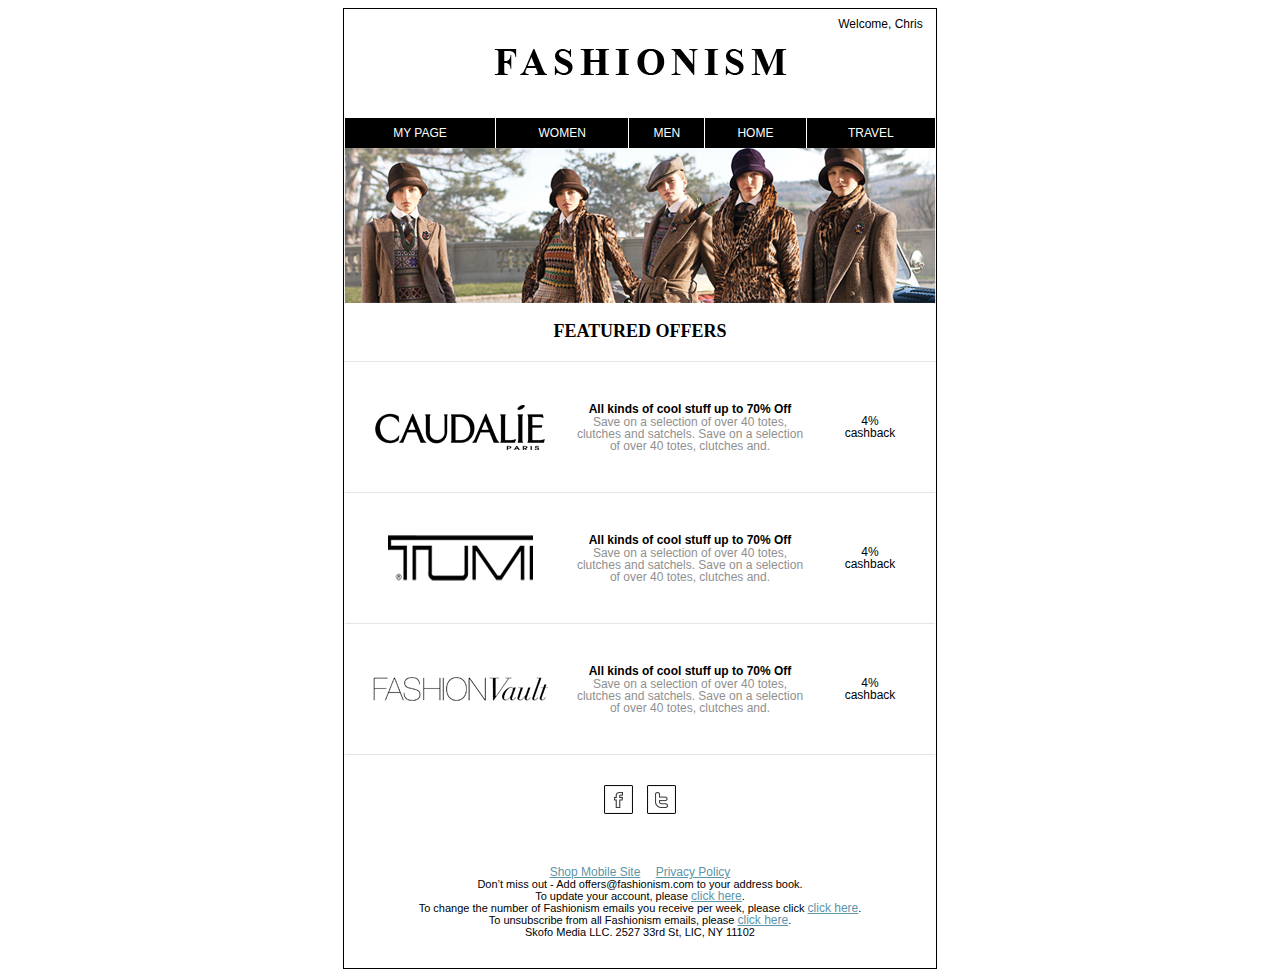
<file: template-email/template-emails/template-email/index-3.html>
<!DOCTYPE html PUBLIC "-//W3C//DTD XHTML 1.0 Transitional//EN" "http://www.w3.org/TR/xhtml1/DTD/xhtml1-transitional.dtd">
<html xmlns="http://www.w3.org/1999/xhtml">
<head>
<meta http-equiv="Content-Type" content="text/html; charset=utf-8" />
<title></title>
<style>
* {
	color:#000000;
    font-family: sans-serif;
	font-size:12px;
	line-height:12px;
	text-decoration:none;
}
</style>
</head>
	<table style="border:1px solid #000000" width="590" align="center" cellpadding="0" cellspacing="0">
		<!---- main block start ----->
		<tr>
			<td height="30" align="right">Welcome, Chris &nbsp; &nbsp; </td>
		<tr>
		<tr height="10"></tr>
		<tr>
			<td align="center"><img src="images/img-logo.png" width="293" height="26" alt="" /></td>
		</tr>
		<tr height="43"></tr>
		<tr>
			<td>
				<table width="590" align="center" cellpadding="0" cellspacing="0">
					<tr height="30" style="background:#000000;">
						<td align="center"><a href="#" style="color:#ffffff;">MY PAGE</a></td>
						<td width="1" style="background:#ffffff;">
						<td align="center"><a href="#" style="color:#ffffff;">WOMEN</a></td>
						<td width="1" style="background:#ffffff;">
						<td align="center"><a href="#" style="color:#ffffff;">MEN</a></td>
						<td width="1" style="background:#ffffff;">
						<td align="center"><a href="#" style="color:#ffffff;">HOME</a></td>
						<td width="1" style="background:#ffffff;">
						<td align="center"><a href="#" style="color:#ffffff;">TRAVEL</a></td>
					</tr>
				</table>
			</td>
		</tr>
		<tr align="center">
			<td><img src="images/img-visual.png" width="592" height="155" alt="" /></td>
		</tr>
		<tr height="18"></tr>
		<tr>
			<td align="center" style="font:bold 18px 'Times New Roman', Times, serif;">FEATURED OFFERS</td>
		</tr>
		<tr><td height="19" style="border-bottom:1px solid #e5e5e5;"></td></tr>
		<!---- main block end ----->
		
		<!---- featured big block end ----->
		<tr>
			<td>
				<table width="590" align="center" cellpadding="0" cellspacing="0">
					<tr>
						<td width="230px" height="130" align="center" valign="middle" style="border-bottom:1px solid #e5e5e5;" >
							<img src="images/img-caudalie.png" width="170" height="45" alt="" />
						</td>
						<td width="230px" height="130" align="center" valign="middle" style="color:#8f8f8f; border-bottom:1px solid #e5e5e5;">
							<span style="font:bold 12px Arial, Helvetica, sans-serif; color:#000;">All kinds of cool stuff up to 70% Off</span></br>
							Save on a selection of over 40 totes, clutches and satchels. Save on a selection of over 40 totes, clutches and.
						</td>
						<td width="130px" height="130" align="center" valign="middle" style="border-bottom:1px solid #e5e5e5;">
							<span>4%</span></br>
							cashback
						</td>
					</tr>
					<tr style="border-bottom:1px solid #e5e5e5;">
						<td width="230px" height="130" align="center" valign="middle" style="border-bottom:1px solid #e5e5e5;">
							<img src="images/img-tumi.png" width="145" height="46" alt="" />
						</td>
						<td width="230px" height="130" align="center" valign="middle" style="color:#8f8f8f; border-bottom:1px solid #e5e5e5;">
							<span style="font:bold 12px Arial, Helvetica, sans-serif; color:#000;">All kinds of cool stuff up to 70% Off</span></br>
							Save on a selection of over 40 totes, clutches and satchels. Save on a selection of over 40 totes, clutches and.
						</td>
						<td width="130px" height="130" align="center" valign="middle" style="border-bottom:1px solid #e5e5e5;">
							<span>4%</span></br>
							cashback
						</td>
					</tr>
					<tr style="border-bottom:1px solid #e5e5e5;">
						<td width="230px" height="130" align="center" valign="middle" style="border-bottom:1px solid #e5e5e5;">
							<img src="images/img-vault.png" width="175" height="24" alt="" />
						</td>
						<td width="230px" height="130" align="center" valign="middle" style="color:#8f8f8f; border-bottom:1px solid #e5e5e5;">
							<span style="font:bold 12px Arial, Helvetica, sans-serif; color:#000;">All kinds of cool stuff up to 70% Off</span></br>
							Save on a selection of over 40 totes, clutches and satchels. Save on a selection of over 40 totes, clutches and.
						</td>
						<td width="130px" height="130" align="center" valign="middle" style="border-bottom:1px solid #e5e5e5;">
							<span>4%</span></br>
							cashback
						</td>
					</tr>
				</table>
			</td>
		</tr>
		<!---- featured big block end ----->
		
		<!---- footer start ----->
		<tr height="30"></tr>
		<tr>
			<td align="center">
				<a href="#"><img src="images/ico-facebook.png" width="29" height="29" alt="" /></a> &nbsp;&nbsp; <a href="#"><img src="images/ico-twitter.png" width="29" height="29" alt="" /></a>
			</td>
		</tr>
		<tr height="50"></tr>
		<tr height="70">
			<td align="center" style="font:11px Arial, Helvetica, sans-serif;">
				<a href="#" style="color:#5c95a9; text-decoration:underline;">Shop Mobile Site</a> &nbsp; &nbsp; <a href="#" style="color:#5c95a9; text-decoration:underline;">Privacy Policy</a><br/>
				Don’t miss out - Add offers@fashionism.com to your address book.<br/>
				To update your account, please <a href="#" style="color:#5c95a9; text-decoration:underline;">click here</a>.<br/>
				To change the number of Fashionism emails you receive per week, please click <a href="#" style="color:#5c95a9; text-decoration:underline;">click here</a>.<br/>
				To unsubscribe from all Fashionism emails, please <a href="#" style="color:#5c95a9; text-decoration:underline;">click here</a>.<br/>
				Skofo Media LLC. 2527 33rd St, LIC, NY 11102
			</td>
		</tr>
		<tr height="30"></tr>
		<!---- footer end ----->
	</table>

<body>

</body>
</html>
</file>
<file: template-less/css/style.css>
a,abbr,acronym,address,applet,article,aside,audio,b,big,blockquote,body,canvas,caption,center,cite,code,dd,del,details,dfn,div,dl,dt,em,embed,fieldset,figcaption,figure,footer,form,h1,h2,h3,h4,h5,h6,header,hgroup,html,i,iframe,img,ins,kbd,label,legend,li,mark,menu,nav,object,ol,output,p,pre,q,ruby,s,samp,section,small,span,strike,strong,sub,summary,sup,table,tbody,td,tfoot,th,thead,time,tr,tt,u,ul,var,video{margin:0;padding:0;border:0;font-size:100%;font:inherit;vertical-align:baseline}article,aside,details,figcaption,figure,footer,header,hgroup,menu,nav,section{display:block}ol,ul{list-style:none}html{height:100%}body{font:14px/1.7 Roboto, Arial, Helvetica, sans-serif;min-width:1156px;display:-webkit-box;display:-ms-flexbox;display:flex;height:100%;-webkit-box-orient:vertical;-webkit-box-direction:normal;-ms-flex-direction:column;flex-direction:column;line-height:1}*,:after,:before{-webkit-box-sizing:border-box;box-sizing:border-box}.dblock:after,.dblock:before{content:" ";display:table}.dblock:after{clear:both}a{text-decoration:none;color:#303030}a:focus,a:hover{text-decoration:underline}.page-wrapper{background-image:-webkit-linear-gradient(42deg, #eeeeee, #fafafa);background-image:-o-linear-gradient(42deg, #eeeeee, #fafafa);background-image:linear-gradient(48deg, #eeeeee, #fafafa);display:-webkit-box;display:-ms-flexbox;display:flex;-webkit-box-flex:1;-ms-flex:1 0 auto;flex:1 0 auto;-webkit-box-orient:horizontal;-webkit-box-direction:normal;-ms-flex-direction:row;flex-direction:row}.page-container{-webkit-box-flex:1;-ms-flex:1;flex:1;padding:32px 32px 64px}.page-content{width:952px;border-radius:8px;background-color:rgba(255, 255, 255, 0.9);-webkit-box-shadow:0 32px 64px 0 rgba(0, 0, 0, 0.05);box-shadow:0 32px 64px 0 rgba(0, 0, 0, 0.05)}@media screen and (min-width:1156px) and (max-width:1395px){.page-content{width:772px}}@media screen and (min-width:1396px) and (max-width:1659px){.page-content{width:888px}}.page-sidebar{background:#303030;padding:19px 16px;color:#fff;-webkit-box-flex:0;-ms-flex:0 0 508px;flex:0 0 508px;width:508px}@media screen and (min-width:1156px) and (max-width:1395px){.page-sidebar{-webkit-box-flex:0;-ms-flex:0 0 320px;flex:0 0 320px;width:320px}}@media screen and (min-width:1396px) and (max-width:1659px){.page-sidebar{-webkit-box-flex:0;-ms-flex:0 0 444px;flex:0 0 444px;width:444px}}.menu-btn-switcher{border:0;-webkit-box-shadow:none;box-shadow:none;cursor:pointer;float:left;font-size:0;height:24px;margin:0 16px 0 0;overflow:hidden;padding:0;position:relative;text-indent:-9999px;-webkit-transition:background 0.3s ease 0s;-o-transition:background 0.3s ease 0s;transition:background 0.3s ease 0s;width:24px;background:none;outline:none}.menu-btn-switcher span{display:block;position:absolute;top:11px;left:4px;right:4px;height:2px;background:#fff}.menu-btn-switcher span:after,.menu-btn-switcher span:before{position:absolute;display:block;left:0;width:100%;height:2px;background:#fff;content:""}.menu-btn-switcher span:before{top:-6px}.menu-btn-switcher span:after{bottom:-6px}.brand{font-size:18px;line-height:1.33;font-weight:bold;text-transform:uppercase;color:#fff}.sidebar__btn,.sidebar__head{margin-bottom:15px}.sidebar__block{border-top:1px solid rgba(255, 255, 255, 0.2);margin:0 -16px 11px}.block{margin-bottom:12px}.block__title{padding:12px 16px}.block__list{margin:0}.s-list__item{position:relative}.s-list__link{color:#fff;padding:12px 16px;overflow:hidden;display:-webkit-box;display:-ms-flexbox;display:flex;-webkit-box-align:center;-ms-flex-align:center;align-items:center;position:relative;z-index:0}.s-list__link:after{content:"";position:absolute;-webkit-transition:all 0.5s ease 0s;-o-transition:all 0.5s ease 0s;transition:all 0.5s ease 0s;z-index:-1;background:#ffd840;height:100%;left:0;top:0;width:0}.s-list__link--new{background:#ffd840;font-weight:bold;color:#303030;text-decoration:none}.s-list__link:hover{font-weight:bold;color:#303030;text-decoration:none}.s-list__link:hover:after{width:100%}.s-list__link:focus{font-weight:bold;color:#303030;background:#ffd840}.s-list__img-holder{width:48px;height:48px;border-radius:50%;overflow:hidden;margin-right:16px;-ms-flex-negative:0;flex-shrink:0}.s-list__img{width:100%;height:100%}.s-list__link--new .s-list__img-holder{background:rgba(255, 255, 255, 0.6)}.btn{border:0;display:inline-block;border-radius:4px;background-color:rgba(255, 255, 255, 0.95);-webkit-box-shadow:0 0 1px 0 rgba(0, 0, 0, 0.2), 0 1px 2px 0 rgba(0, 0, 0, 0.1);box-shadow:0 0 1px 0 rgba(0, 0, 0, 0.2), 0 1px 2px 0 rgba(0, 0, 0, 0.1);padding:6px 33px 7px}.btn:focus,.btn:hover{text-decoration:underline;cursor:pointer}.text-color--embed{color:#26bf6e}.text-color--embed .img-check{width:16px;height:16px}.menu-tabs{position:relative;overflow:hidden;width:100%;text-align:center;-webkit-box-shadow:0 -1px 0 rgba(0, 0, 0, 0.1) inset;box-shadow:0 -1px 0 rgba(0, 0, 0, 0.1) inset}.menu-tabs li{float:left;width:20%}.menu-tabs a{color:#303030;display:block;padding:12px;text-decoration:none;border-bottom:2px solid transparent}.menu-tabs li.active a{border-bottom-color:#303030;text-decoration:none;font-weight:bold}.menu-tabs a:hover{text-decoration:none;font-weight:bold}.tab-list{overflow:hidden}.tab-list .tab{overflow:hidden;padding:16px}.tab-list .tab__row{margin:0 -16px 24px;padding:12px 48px 27px;-webkit-box-shadow:0 -1px 0 rgba(0, 0, 0, 0.1) inset;box-shadow:0 -1px 0 rgba(0, 0, 0, 0.1) inset}.tab-list .tab__label{float:left;width:168px;margin-right:16px}.tab-list .tab__container{margin-bottom:16px}.tab-list .tab__col{float:left;width:196px;padding:4px}.tab-list .tab__col .img-check{fill:#26bf6e;position:relative;top:3px;margin-right:5px}.tab-list .tab__list1{overflow:hidden}.switch{position:relative;display:inline-block;width:40px;height:20px}.switch__checkbox{opacity:0}.switch__checkbox:checked+.slider{background-color:#303030}.switch__checkbox:focus+.slider:after{height:32px;width:32px;left:-8px;bottom:-6px;background-color:rgba(255, 216, 64, 0.6);z-index:1}.switch__checkbox:checked+.slider:after,.switch__checkbox:checked+.slider:before{-webkit-transform:translateX(26px);-ms-transform:translateX(26px);transform:translateX(26px)}.switch__checkbox:active:checked+.slider{background:#ffc620}.switch__checkbox:active+.slider:before{width:28px;border-radius:12px}.slider{position:absolute;cursor:pointer;top:0;left:0;right:0;bottom:0;background-color:rgba(0, 0, 0, 0.05);-webkit-transition:0.4s;-o-transition:0.4s;transition:0.4s;border-radius:34px}.slider:after,.slider:before{position:absolute;content:"";-webkit-transition:0.4s;-o-transition:0.4s;transition:0.4s;border-radius:50%}.slider:before{height:24px;width:24px;left:-4px;bottom:-2px;background-color:#fff;-webkit-box-shadow:0 1px 2px 0 rgba(0, 0, 0, 0.2), 0 1px 4px 0 rgba(0, 0, 0, 0.1), 0 0 1px 0 rgba(0, 0, 0, 0.2);box-shadow:0 1px 2px 0 rgba(0, 0, 0, 0.2), 0 1px 4px 0 rgba(0, 0, 0, 0.1), 0 0 1px 0 rgba(0, 0, 0, 0.2);z-index:2}.list{font-size:0;line-height:0;letter-spacing:-4px;margin-left:-16px;margin-bottom:4px}.list__item{display:inline-block;vertical-align:top;padding:0 0 12px 16px;width:25%}@media screen and (min-width:1156px) and (max-width:1395px){.list__item{width:33%}}@media screen and (min-width:1396px) and (max-width:1659px){.list__item{width:25%}}.list__link{font-size:14px;line-height:1.7;letter-spacing:normal}.list__link:hover{text-decoration:none}.list__photo-holder{width:164px;height:164px;background-color:rgba(0, 0, 0, 0.05);background-image:url("../images/plus.svg");background-position:50% 50%;background-repeat:no-repeat;-webkit-box-shadow:0 0 1px 0 rgba(0, 0, 0, 0.4);box-shadow:0 0 1px 0 rgba(0, 0, 0, 0.4);border-radius:50%;margin:4px 0;position:relative}.list__photo-holder:after{position:absolute;content:'';z-index:1;border-radius:50%;top:0;left:0;bottom:0;right:0;-webkit-transition:all 1s ease 0s;-o-transition:all 1s ease 0s;transition:all 1s ease 0s;background-color:transparent}.list__photo-holder:hover{background-color:rgba(0, 0, 0, 0.1)}.list__photo-holder:hover:after{background:rgba(0, 0, 0, 0.1)}@media screen and (min-width:1156px) and (max-width:1395px){.list__photo-holder{width:164px;height:164px}}@media screen and (min-width:1396px) and (max-width:1659px){.list__photo-holder{width:148px;height:148px}}.list__photo{border-radius:50%;display:block;width:100%;height:auto}.list__text{text-align:center;margin-bottom:12px}
</file>
